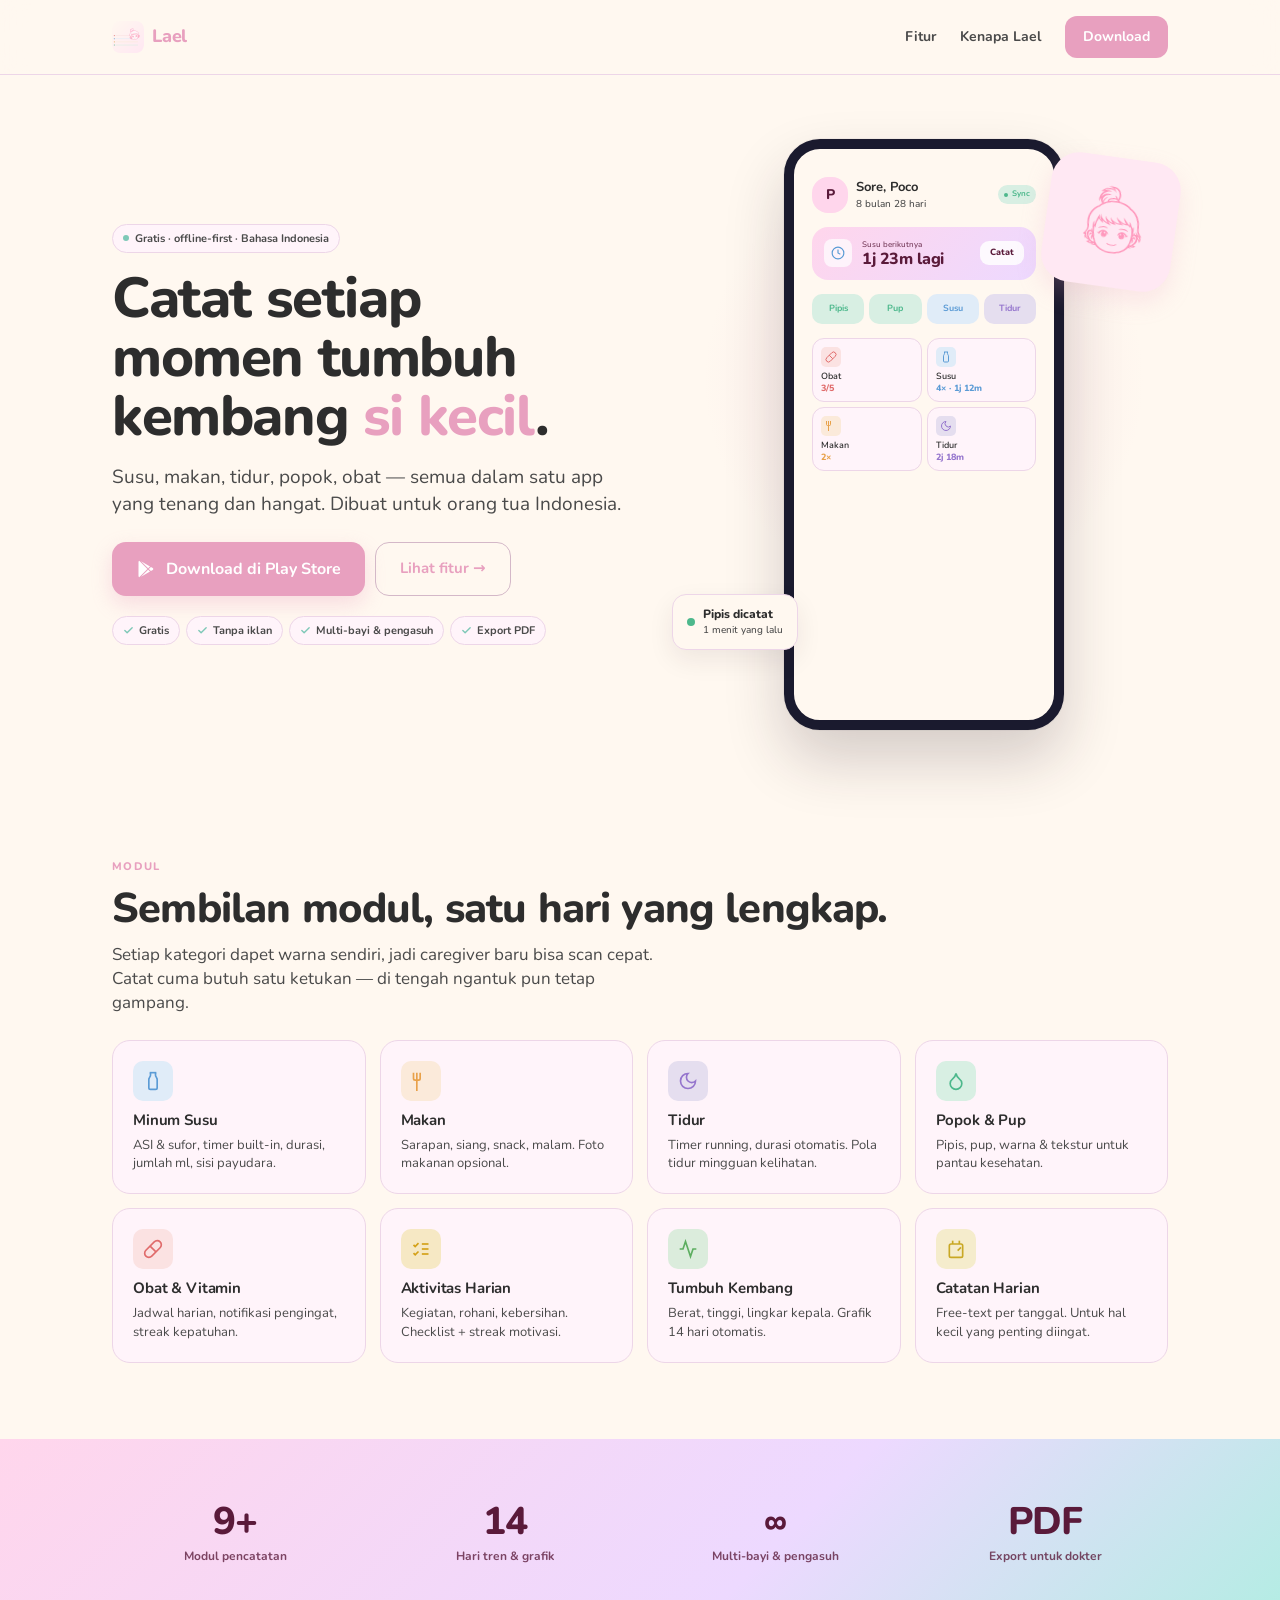
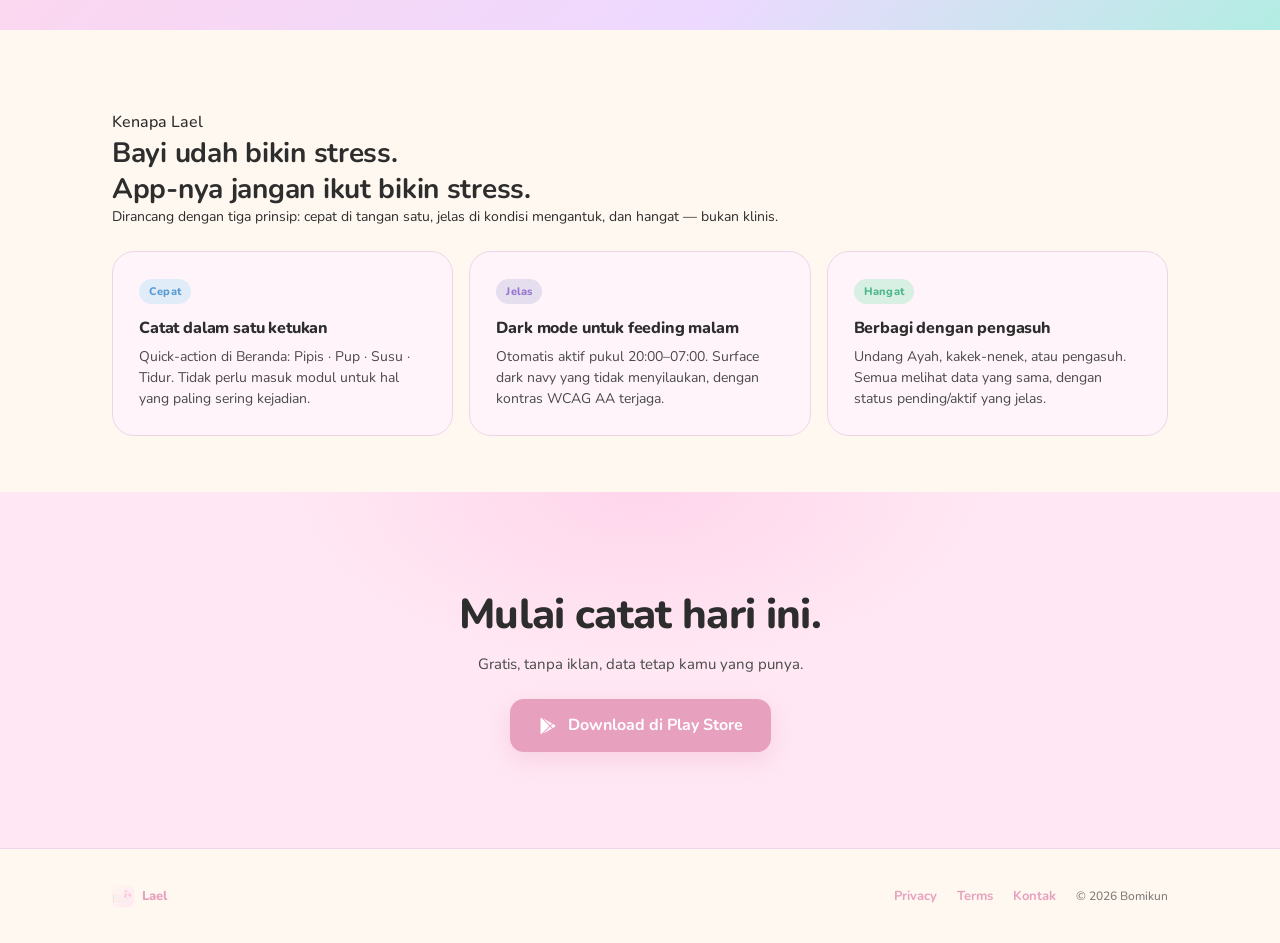
<file: index.html>
<!doctype html>
<html lang="id">
<head>
<meta charset="UTF-8">
<meta name="viewport" content="width=device-width, initial-scale=1, viewport-fit=cover">
<title>Lael — Catat aktivitas harian si kecil</title>
<meta name="description" content="Catat susu, makan, tidur, popok, obat & tumbuh kembang bayi dalam satu app yang tenang dan hangat. Gratis untuk orang tua Indonesia.">
<meta name="theme-color" content="#FFF8F0">

<!-- WhatsApp / OG share -->
<meta property="og:title" content="Lael — Little Angel's Everyday Log">
<meta property="og:description" content="Catat susu, makan, tidur, popok, obat & tumbuh kembang bayi. Gratis & offline-first.">
<meta property="og:type" content="website">
<meta property="og:url" content="https://lael.bomikun.com">
<meta property="og:image" content="/icon.png">

<link rel="icon" type="image/png" href="/icon.png">
<link rel="stylesheet" href="/colors_and_type.css">

<style>
  /* ─── reset + foundations (mobile-first) ─────────────────── */
  *, *::before, *::after { margin: 0; padding: 0; box-sizing: border-box; }
  html { -webkit-text-size-adjust: 100%; scroll-behavior: smooth; }
  body {
    background: var(--surface);
    color: var(--fg);
    font-family: var(--font-sans);
    font-weight: 500;
    line-height: 1.55;
    -webkit-font-smoothing: antialiased;
    overflow-x: hidden;
  }
  a { color: inherit; text-decoration: none; }
  img { max-width: 100%; display: block; }
  button { font: inherit; cursor: pointer; border: 0; background: transparent; }

  /* container — full bleed on mobile, capped from tablet up */
  .wrap { padding-left: 20px; padding-right: 20px; max-width: 1120px; margin: 0 auto; }

  /* ─── nav ───────────────────────────────────────────────── */
  nav.top {
    position: sticky; top: 0; z-index: 50;
    background: rgba(255, 248, 240, 0.88);
    -webkit-backdrop-filter: blur(14px); backdrop-filter: blur(14px);
    border-bottom: 1px solid var(--outline-variant);
  }
  nav.top .wrap {
    display: flex; align-items: center; gap: 12px;
    padding-top: 12px; padding-bottom: 12px;
  }
  nav.top .logo { display: flex; align-items: center; gap: 8px; }
  nav.top .logo img { width: 28px; height: 28px; border-radius: 7px; }
  nav.top .logo span {
    font-weight: 800; color: var(--primary);
    font-size: 17px; letter-spacing: -0.01em;
  }
  nav.top .spacer { flex: 1; }
  nav.top a.link { display: none; }
  nav.top a.cta {
    background: var(--primary); color: #fff;
    padding: 9px 14px; border-radius: 10px;
    font-size: 13px; font-weight: 700;
    white-space: nowrap;
    transition: transform 0.15s var(--ease-standard);
  }
  nav.top a.cta:active { transform: scale(0.96); }

  /* ─── hero (mobile) ─────────────────────────────────────── */
  .hero {
    padding-top: 28px; padding-bottom: 8px;
    position: relative;
  }
  .hero .copy { position: relative; z-index: 2; }
  .hero .eyebrow {
    display: inline-flex; align-items: center; gap: 6px;
    padding: 5px 10px;
    background: var(--surface-low);
    border: 1px solid var(--outline-variant);
    border-radius: 999px;
    font-size: 11px; font-weight: 700;
    color: var(--fg-muted);
    margin-bottom: 16px;
  }
  .hero .eyebrow .dot {
    width: 6px; height: 6px; border-radius: 3px; background: var(--tertiary);
  }
  .hero h1 {
    font-size: clamp(2rem, 8.5vw, 2.6rem);
    line-height: 1.05; letter-spacing: -0.025em;
    font-weight: 800; color: var(--fg);
    text-wrap: balance;
  }
  .hero h1 .accent { color: var(--primary); }
  .hero .tagline {
    margin-top: 14px;
    font-size: 16px;
    color: var(--fg-muted);
    max-width: 28em;
  }
  .hero .ctas {
    display: flex; flex-direction: column; gap: 10px;
    margin-top: 24px;
  }
  .hero .cta-primary {
    background: var(--primary); color: #fff;
    padding: 14px 22px; border-radius: 14px;
    font-size: 16px; font-weight: 700;
    box-shadow: 0 8px 20px rgba(232, 160, 191, 0.32);
    display: inline-flex; align-items: center; justify-content: center; gap: 10px;
    min-height: 52px;
    transition: transform 0.15s var(--ease-standard);
  }
  .hero .cta-primary:active { transform: scale(0.98); }
  .hero .cta-secondary {
    color: var(--primary);
    padding: 13px 22px;
    font-size: 15px; font-weight: 700;
    border: 1px solid var(--outline);
    border-radius: 14px;
    display: inline-flex; align-items: center; justify-content: center; gap: 6px;
    min-height: 52px;
  }
  .hero .trust {
    margin-top: 20px;
    display: flex; flex-wrap: wrap; gap: 6px;
  }
  .hero .trust span {
    font-size: 11px; font-weight: 700;
    padding: 5px 10px; border-radius: 999px;
    background: var(--surface-low); color: var(--fg-muted);
    border: 1px solid var(--outline-variant);
    display: inline-flex; align-items: center; gap: 5px;
  }
  .hero .trust span svg { color: var(--tertiary); }

  /* hero art */
  .hero-art {
    margin-top: 36px;
    position: relative;
    display: flex; justify-content: center; align-items: flex-end;
    min-height: 380px;
  }
  .hero-art::before {
    content: ''; position: absolute;
    width: 320px; height: 320px;
    background: radial-gradient(circle, rgba(232,160,191,0.22) 0%, transparent 65%);
    z-index: 0;
    top: 0; left: 50%; transform: translateX(-50%);
  }
  .device {
    position: relative; z-index: 1;
    width: 240px; aspect-ratio: 9 / 19;
    background: var(--surface);
    border-radius: 32px;
    border: 8px solid #1a1a2e;
    box-shadow: 0 30px 60px rgba(45, 30, 40, 0.20),
                0 0 0 1px rgba(0,0,0,0.04);
    overflow: hidden;
  }
  .device .screen {
    width: 100%; height: 100%;
    padding: 24px 14px 14px;
    display: flex; flex-direction: column; gap: 11px;
    box-sizing: border-box;
  }
  .baby-hd { display: flex; align-items: center; gap: 8px; }
  .baby-hd .av {
    width: 32px; height: 32px; border-radius: 16px;
    background: var(--primary-container); color: var(--on-primary-container);
    display: flex; align-items: center; justify-content: center;
    font-weight: 800; font-size: 13px;
  }
  .baby-hd .nm { font-size: 12px; font-weight: 700; }
  .baby-hd .ag { font-size: 9px; color: var(--fg-muted); }
  .baby-hd .sync {
    margin-left: auto;
    display: flex; align-items: center; gap: 4px;
    background: var(--m-diaper-soft); color: var(--m-diaper);
    padding: 3px 6px; border-radius: 999px;
    font-size: 8px; font-weight: 700;
  }
  .baby-hd .sync .d { width: 4px; height: 4px; border-radius: 2px; background: currentColor; }
  .next {
    background: linear-gradient(135deg, var(--primary-container) 0%, var(--secondary-container) 100%);
    border-radius: 14px; padding: 10px;
    display: flex; align-items: center; gap: 9px;
  }
  .next .clk {
    width: 26px; height: 26px; border-radius: 8px;
    background: rgba(255,255,255,0.7);
    display: flex; align-items: center; justify-content: center;
    color: var(--m-milk); flex-shrink: 0;
  }
  .next .nx { font-size: 8px; color: var(--on-primary-container); opacity: 0.85; }
  .next .nv {
    font-size: 14px; font-weight: 800;
    color: var(--on-primary-container);
    letter-spacing: -0.01em; white-space: nowrap; line-height: 1.05;
  }
  .next .ct {
    margin-left: auto;
    background: rgba(255,255,255,0.85); color: var(--on-primary-container);
    padding: 5px 10px; border-radius: 9px;
    font-size: 9px; font-weight: 800;
  }
  .qa { display: flex; gap: 5px; }
  .qa span {
    flex: 1; padding: 7px 0; text-align: center;
    border-radius: 9px; font-size: 9px; font-weight: 700;
  }
  .qa span:nth-child(1), .qa span:nth-child(2) {
    background: var(--m-diaper-soft); color: var(--m-diaper);
  }
  .qa span:nth-child(3) { background: var(--m-milk-soft); color: var(--m-milk); }
  .qa span:nth-child(4) { background: var(--m-sleep-soft); color: var(--m-sleep); }
  .grid2 { display: grid; grid-template-columns: 1fr 1fr; gap: 5px; }
  .gtile {
    background: var(--surface-low);
    border: 1px solid var(--outline-variant);
    border-radius: 11px;
    padding: 7px 8px;
    height: 58px;
    display: flex; flex-direction: column; justify-content: space-between;
  }
  .gtile .ico {
    width: 18px; height: 18px; border-radius: 5px;
    display: flex; align-items: center; justify-content: center;
  }
  .gtile .ttl { font-size: 8px; font-weight: 600; color: var(--fg); }
  .gtile .vl { font-size: 9px; font-weight: 800; line-height: 1; }
  .gtile.m-pill .ico { background: var(--m-medicine-soft); color: var(--m-medicine); }
  .gtile.m-pill .vl { color: var(--m-medicine); }
  .gtile.m-milk .ico { background: var(--m-milk-soft); color: var(--m-milk); }
  .gtile.m-milk .vl { color: var(--m-milk); }
  .gtile.m-meal .ico { background: var(--m-meal-soft); color: var(--m-meal); }
  .gtile.m-meal .vl { color: var(--m-meal); }
  .gtile.m-sleep .ico { background: var(--m-sleep-soft); color: var(--m-sleep); }
  .gtile.m-sleep .vl { color: var(--m-sleep); }

  /* floating toast — sits in the rendered flow on mobile, absolute on desktop */
  .toast {
    position: absolute; z-index: 2;
    left: 10px; bottom: 14px;
    background: var(--surface);
    border: 1px solid var(--outline-variant);
    border-radius: 14px;
    padding: 9px 12px;
    display: flex; align-items: center; gap: 8px;
    box-shadow: 0 10px 26px rgba(45, 30, 40, 0.08);
  }
  .toast .dot {
    width: 8px; height: 8px; border-radius: 4px; background: var(--m-diaper);
  }
  .toast .t1 { font-size: 11px; font-weight: 800; }
  .toast .t2 { font-size: 9px; color: var(--fg-muted); }

  .mascot {
    position: absolute; z-index: 2;
    right: 8px; top: 8px;
    width: 88px; height: 88px;
    background: var(--surface-high);
    border-radius: 22px;
    display: flex; align-items: center; justify-content: center;
    transform: rotate(6deg);
    box-shadow: 0 10px 24px rgba(232, 160, 191, 0.22);
  }
  .mascot img { width: 74px; height: 74px; object-fit: contain; }

  /* ─── section common ────────────────────────────────────── */
  .section {
    padding-top: 56px; padding-bottom: 24px;
  }
  .section .eyebrow {
    font-size: 11px; font-weight: 800;
    color: var(--primary); letter-spacing: 0.12em;
    text-transform: uppercase; margin-bottom: 10px;
  }
  .section h2 {
    font-size: clamp(1.6rem, 6.5vw, 2.4rem);
    font-weight: 800; letter-spacing: -0.02em;
    line-height: 1.15; text-wrap: balance;
  }
  .section .lede {
    color: var(--fg-muted); font-size: 15px;
    margin-top: 10px; max-width: 32em;
  }

  /* module grid — 2 cols on mobile, 4 on desktop */
  .modgrid {
    margin-top: 24px;
    display: grid; grid-template-columns: 1fr 1fr; gap: 10px;
  }
  .modcard {
    background: var(--surface-low);
    border: 1px solid var(--outline-variant);
    border-radius: 18px;
    padding: 14px;
    display: flex; flex-direction: column; gap: 6px;
    transition: transform 0.2s var(--ease-standard), border-color 0.2s;
  }
  .modcard:hover { transform: translateY(-2px); border-color: var(--outline); }
  .modcard .micon {
    width: 36px; height: 36px; border-radius: 10px;
    display: flex; align-items: center; justify-content: center;
    margin-bottom: 4px;
  }
  .modcard .micon svg { width: 18px; height: 18px; }
  .modcard h3 {
    font-size: 14px; font-weight: 700; letter-spacing: -0.01em;
  }
  .modcard p {
    font-size: 12.5px; color: var(--fg-muted); line-height: 1.45;
  }

  /* ─── stats band ────────────────────────────────────────── */
  .band {
    background: linear-gradient(135deg, var(--primary-container) 0%, var(--secondary-container) 60%, var(--tertiary-container) 100%);
    padding: 36px 0; margin-top: 28px;
  }
  .band .wrap {
    display: grid; grid-template-columns: 1fr 1fr; gap: 20px;
  }
  .band .stat { text-align: center; }
  .band .stat .num {
    font-size: clamp(1.8rem, 8vw, 2.4rem);
    font-weight: 800; letter-spacing: -0.02em;
    color: var(--on-primary-container);
    line-height: 1;
  }
  .band .stat .lbl {
    font-size: 12px; color: var(--on-primary-container);
    opacity: 0.78; margin-top: 6px; font-weight: 700;
  }

  /* ─── why section ───────────────────────────────────────── */
  .why { padding-top: 52px; padding-bottom: 32px; }
  .whygrid {
    display: grid; grid-template-columns: 1fr; gap: 12px;
    margin-top: 24px;
  }
  .whycell {
    background: var(--surface-low);
    border: 1px solid var(--outline-variant);
    border-radius: 20px;
    padding: 18px;
  }
  .whycell .badge {
    display: inline-flex; align-items: center; gap: 5px;
    padding: 4px 10px; border-radius: 999px;
    font-size: 11px; font-weight: 800;
    margin-bottom: 12px;
    letter-spacing: 0.02em;
  }
  .whycell h4 {
    font-size: 16px; font-weight: 800;
    margin-bottom: 6px; letter-spacing: -0.01em;
  }
  .whycell p {
    font-size: 14px; color: var(--fg-muted); line-height: 1.5;
  }

  /* ─── final CTA ─────────────────────────────────────────── */
  .final {
    padding: 64px 20px 80px;
    text-align: center;
    background:
      radial-gradient(600px 300px at 50% 0%, var(--primary-container) 0%, transparent 60%),
      var(--surface-high);
    margin-top: 16px;
  }
  .final h2 {
    font-size: clamp(1.6rem, 6.5vw, 2.4rem);
    font-weight: 800; letter-spacing: -0.02em;
    text-wrap: balance;
  }
  .final .lede {
    color: var(--fg-muted);
    margin: 12px auto 24px;
    max-width: 24em; font-size: 15px;
  }
  .final .cta-primary {
    background: var(--primary); color: #fff;
    padding: 14px 28px; border-radius: 14px;
    font-size: 16px; font-weight: 700;
    box-shadow: 0 8px 24px rgba(232, 160, 191, 0.32);
    display: inline-flex; align-items: center; gap: 10px;
    min-height: 52px;
  }

  /* ─── footer ────────────────────────────────────────────── */
  footer {
    padding: 28px 0 96px;
    border-top: 1px solid var(--outline-variant);
  }
  footer .wrap {
    display: flex; flex-direction: column; gap: 14px;
    font-size: 13px; color: var(--fg-muted);
  }
  footer .logo { display: flex; align-items: center; gap: 8px; }
  footer .logo img { width: 22px; height: 22px; border-radius: 6px; }
  footer .logo span { font-weight: 800; color: var(--primary); }
  footer .row {
    display: flex; flex-wrap: wrap; gap: 16px 20px;
    align-items: center;
  }
  footer a { color: var(--primary); font-weight: 700; }
  footer .spc { flex: 1; }
  footer small { font-size: 12px; opacity: 0.7; }

  /* ─── sticky bottom CTA (mobile only) ───────────────────── */
  .sticky-cta {
    position: fixed; left: 12px; right: 12px;
    bottom: calc(12px + env(safe-area-inset-bottom));
    z-index: 40;
    background: var(--primary); color: #fff;
    padding: 14px 20px; border-radius: 14px;
    font-size: 15px; font-weight: 700;
    box-shadow: 0 10px 28px rgba(232, 160, 191, 0.45),
                0 0 0 1px rgba(255,255,255,0.4) inset;
    display: flex; align-items: center; justify-content: center; gap: 10px;
    transform: translateY(120%);
    transition: transform 0.3s var(--ease-decel);
    min-height: 52px;
  }
  .sticky-cta.show { transform: translateY(0); }

  /* ─── tablet & up ───────────────────────────────────────── */
  @media (min-width: 640px) {
    .wrap { padding-left: 32px; padding-right: 32px; }

    nav.top .wrap { padding-top: 16px; padding-bottom: 16px; gap: 24px; }
    nav.top .logo img { width: 32px; height: 32px; border-radius: 8px; }
    nav.top .logo span { font-size: 18px; }
    nav.top a.link {
      display: inline-block;
      font-size: 14px; font-weight: 700; color: var(--fg-muted);
    }
    nav.top a.cta { padding: 10px 18px; font-size: 14px; border-radius: 12px; }

    .hero { padding-top: 48px; }
    .hero .ctas { flex-direction: row; }
    .hero .cta-primary, .hero .cta-secondary { padding: 14px 24px; }

    .modgrid { grid-template-columns: repeat(3, 1fr); gap: 14px; }
    .modcard { padding: 18px; }
    .modcard .micon { width: 40px; height: 40px; }
    .modcard .micon svg { width: 20px; height: 20px; }

    .band .wrap { grid-template-columns: repeat(4, 1fr); gap: 24px; }
    .whygrid { grid-template-columns: 1fr 1fr; gap: 16px; }
    .whycell { padding: 22px; }

    footer .wrap { flex-direction: row; align-items: center; }

    /* hide sticky on tablet+ — nav CTA is visible */
    .sticky-cta { display: none; }
  }

  /* ─── desktop ───────────────────────────────────────────── */
  @media (min-width: 960px) {
    .wrap { padding-left: 32px; padding-right: 32px; }

    .hero {
      padding-top: 64px; padding-bottom: 48px;
      display: grid; grid-template-columns: 1.05fr 1fr;
      gap: 56px; align-items: center;
    }
    .hero h1 { font-size: clamp(2.6rem, 4.4vw, 4rem); }
    .hero .tagline { font-size: 19px; margin-top: 18px; }
    .hero-art { margin-top: 0; min-height: 540px; }
    .hero-art::before { width: 480px; height: 480px; }
    .device {
      width: 280px;
      border-width: 10px; border-radius: 36px;
    }
    .device .screen { padding: 28px 18px 18px; gap: 14px; }
    .baby-hd .av { width: 36px; height: 36px; font-size: 14px; }
    .baby-hd .nm { font-size: 13px; }
    .baby-hd .ag { font-size: 10px; }
    .next { padding: 12px; border-radius: 16px; gap: 10px; }
    .next .clk { width: 28px; height: 28px; }
    .next .nv { font-size: 16px; }
    .qa span { padding: 8px 0; font-size: 9px; border-radius: 10px; }
    .gtile { padding: 8px; height: 64px; border-radius: 12px; }
    .gtile .ico { width: 20px; height: 20px; }
    .gtile .ttl { font-size: 9px; }
    .gtile .vl { font-size: 9px; }

    .mascot {
      width: 130px; height: 130px;
      right: -8px; top: 18px;
      border-radius: 28px;
      transform: rotate(8deg);
    }
    .mascot img { width: 110px; height: 110px; }
    .toast { left: -8px; bottom: 80px; padding: 10px 14px; }
    .toast .t1 { font-size: 12px; }
    .toast .t2 { font-size: 10px; }

    .section { padding-top: 80px; padding-bottom: 40px; }
    .section h2 { font-size: clamp(2rem, 3.6vw, 2.6rem); }
    .section .lede { font-size: 17px; }
    .modgrid { grid-template-columns: repeat(4, 1fr); gap: 14px; }
    .modcard { padding: 20px; }
    .modcard h3 { font-size: 15px; }
    .modcard p { font-size: 13px; }

    .band { padding: 64px 0; margin-top: 36px; }

    .why { padding-top: 80px; padding-bottom: 40px; }
    .whygrid { grid-template-columns: repeat(3, 1fr); }
    .whycell { padding: 26px; border-radius: 22px; }

    .final { padding: 96px 24px; }
    .final h2 { font-size: clamp(2rem, 3.6vw, 2.6rem); }

    footer { padding: 36px 0; }
  }
</style>
</head>
<body>

<nav class="top">
  <div class="wrap">
    <a href="/" class="logo">
      <img src="/icon.png" alt="">
      <span>Lael</span>
    </a>
    <div class="spacer"></div>
    <a href="#fitur" class="link">Fitur</a>
    <a href="#kenapa" class="link">Kenapa Lael</a>
    <a href="https://play.google.com/store/apps/details?id=com.bomikun.lael" class="cta">Download</a>
  </div>
</nav>

<section class="hero wrap">
  <div class="copy">
    <span class="eyebrow"><span class="dot"></span> Gratis · offline-first · Bahasa Indonesia</span>
    <h1>Catat setiap momen tumbuh kembang <span class="accent">si kecil</span>.</h1>
    <p class="tagline">Susu, makan, tidur, popok, obat — semua dalam satu app yang tenang dan hangat. Dibuat untuk orang tua Indonesia.</p>
    <div class="ctas">
      <a href="https://play.google.com/store/apps/details?id=com.bomikun.lael" class="cta-primary">
        <svg width="20" height="20" viewBox="0 0 24 24" fill="currentColor"><path d="M3,20.5V3.5C3,2.91 3.34,2.39 3.84,2.15L13.69,12L3.84,21.85C3.34,21.61 3,21.09 3,20.5M16.81,15.12L6.05,21.34L14.54,12.85L16.81,15.12M20.16,10.81C20.5,11.08 20.75,11.5 20.75,12C20.75,12.5 20.5,12.92 20.16,13.19L17.89,14.5L15.39,12L17.89,9.5L20.16,10.81M6.05,2.66L16.81,8.88L14.54,11.15L6.05,2.66Z"/></svg>
        Download di Play Store
      </a>
      <a href="#fitur" class="cta-secondary">Lihat fitur →</a>
    </div>
    <div class="trust">
      <span><svg width="11" height="11" viewBox="0 0 24 24" fill="none" stroke="currentColor" stroke-width="3" stroke-linecap="round" stroke-linejoin="round"><polyline points="20 6 9 17 4 12"/></svg> Gratis</span>
      <span><svg width="11" height="11" viewBox="0 0 24 24" fill="none" stroke="currentColor" stroke-width="3" stroke-linecap="round" stroke-linejoin="round"><polyline points="20 6 9 17 4 12"/></svg> Tanpa iklan</span>
      <span><svg width="11" height="11" viewBox="0 0 24 24" fill="none" stroke="currentColor" stroke-width="3" stroke-linecap="round" stroke-linejoin="round"><polyline points="20 6 9 17 4 12"/></svg> Multi-bayi &amp; pengasuh</span>
      <span><svg width="11" height="11" viewBox="0 0 24 24" fill="none" stroke="currentColor" stroke-width="3" stroke-linecap="round" stroke-linejoin="round"><polyline points="20 6 9 17 4 12"/></svg> Export PDF</span>
    </div>
  </div>

  <div class="hero-art">
    <div class="device">
      <div class="screen">
        <div class="baby-hd">
          <div class="av">P</div>
          <div>
            <div class="nm">Sore, Poco</div>
            <div class="ag">8 bulan 28 hari</div>
          </div>
          <div class="sync"><span class="d"></span>Sync</div>
        </div>
        <div class="next">
          <div class="clk">
            <svg width="14" height="14" viewBox="0 0 24 24" fill="none" stroke="currentColor" stroke-width="2"><circle cx="12" cy="12" r="10"/><polyline points="12 6 12 12 16 14"/></svg>
          </div>
          <div>
            <div class="nx">Susu berikutnya</div>
            <div class="nv">1j 23m lagi</div>
          </div>
          <div class="ct">Catat</div>
        </div>
        <div class="qa">
          <span>Pipis</span>
          <span>Pup</span>
          <span>Susu</span>
          <span>Tidur</span>
        </div>
        <div class="grid2">
          <div class="gtile m-pill">
            <div class="ico"><svg width="12" height="12" viewBox="0 0 24 24" fill="none" stroke="currentColor" stroke-width="2"><path d="m10.5 20.5 10-10a4.95 4.95 0 1 0-7-7l-10 10a4.95 4.95 0 1 0 7 7Z"/><path d="m8.5 8.5 7 7"/></svg></div>
            <div><div class="ttl">Obat</div><div class="vl">3/5</div></div>
          </div>
          <div class="gtile m-milk">
            <div class="ico"><svg width="12" height="12" viewBox="0 0 24 24" fill="none" stroke="currentColor" stroke-width="2"><path d="M9 2v2.8a4 4 0 0 1-.7 2.2l-.6 1A4 4 0 0 0 7 10.2V20a2 2 0 0 0 2 2h6a2 2 0 0 0 2-2v-9.8a4 4 0 0 0-.7-2.2l-.6-1A4 4 0 0 1 15 4.8V2"/><path d="M8 2h8"/></svg></div>
            <div><div class="ttl">Susu</div><div class="vl">4× · 1j 12m</div></div>
          </div>
          <div class="gtile m-meal">
            <div class="ico"><svg width="12" height="12" viewBox="0 0 24 24" fill="none" stroke="currentColor" stroke-width="2"><path d="M3 2v7c0 1.1.9 2 2 2h4a2 2 0 0 0 2-2V2"/><path d="M7 2v20"/></svg></div>
            <div><div class="ttl">Makan</div><div class="vl">2×</div></div>
          </div>
          <div class="gtile m-sleep">
            <div class="ico"><svg width="12" height="12" viewBox="0 0 24 24" fill="none" stroke="currentColor" stroke-width="2"><path d="M12 3a6 6 0 0 0 9 9 9 9 0 1 1-9-9Z"/></svg></div>
            <div><div class="ttl">Tidur</div><div class="vl">2j 18m</div></div>
          </div>
        </div>
      </div>
    </div>
    <div class="mascot"><img src="/lael-head.png" alt=""></div>
    <div class="toast">
      <div class="dot"></div>
      <div>
        <div class="t1">Pipis dicatat</div>
        <div class="t2">1 menit yang lalu</div>
      </div>
    </div>
  </div>
</section>

<section class="section wrap" id="fitur">
  <div class="eyebrow">Modul</div>
  <h2>Sembilan modul, satu hari yang lengkap.</h2>
  <p class="lede">Setiap kategori dapet warna sendiri, jadi caregiver baru bisa scan cepat. Catat cuma butuh satu ketukan — di tengah ngantuk pun tetap gampang.</p>

  <div class="modgrid">
    <div class="modcard">
      <div class="micon" style="background:var(--m-milk-soft); color:var(--m-milk);">
        <svg viewBox="0 0 24 24" fill="none" stroke="currentColor" stroke-width="2"><path d="M8 2h8"/><path d="M9 2v2.8a4 4 0 0 1-.7 2.2l-.6 1A4 4 0 0 0 7 10.2V20a2 2 0 0 0 2 2h6a2 2 0 0 0 2-2v-9.8a4 4 0 0 0-.7-2.2l-.6-1A4 4 0 0 1 15 4.8V2"/></svg>
      </div>
      <h3>Minum Susu</h3>
      <p>ASI &amp; sufor, timer built-in, durasi, jumlah ml, sisi payudara.</p>
    </div>
    <div class="modcard">
      <div class="micon" style="background:var(--m-meal-soft); color:var(--m-meal);">
        <svg viewBox="0 0 24 24" fill="none" stroke="currentColor" stroke-width="2"><path d="M3 2v7c0 1.1.9 2 2 2h4a2 2 0 0 0 2-2V2"/><path d="M7 2v22"/></svg>
      </div>
      <h3>Makan</h3>
      <p>Sarapan, siang, snack, malam. Foto makanan opsional.</p>
    </div>
    <div class="modcard">
      <div class="micon" style="background:var(--m-sleep-soft); color:var(--m-sleep);">
        <svg viewBox="0 0 24 24" fill="none" stroke="currentColor" stroke-width="2"><path d="M12 3a6 6 0 0 0 9 9 9 9 0 1 1-9-9Z"/></svg>
      </div>
      <h3>Tidur</h3>
      <p>Timer running, durasi otomatis. Pola tidur mingguan kelihatan.</p>
    </div>
    <div class="modcard">
      <div class="micon" style="background:var(--m-diaper-soft); color:var(--m-diaper);">
        <svg viewBox="0 0 24 24" fill="none" stroke="currentColor" stroke-width="2"><path d="M12 22a7 7 0 0 0 7-7c0-2-1-3.9-3-5.5s-3.5-4-4-6.5c-.5 2.5-2 4.9-4 6.5C6 11.1 5 13 5 15a7 7 0 0 0 7 7z"/></svg>
      </div>
      <h3>Popok &amp; Pup</h3>
      <p>Pipis, pup, warna &amp; tekstur untuk pantau kesehatan.</p>
    </div>
    <div class="modcard">
      <div class="micon" style="background:var(--m-medicine-soft); color:var(--m-medicine);">
        <svg viewBox="0 0 24 24" fill="none" stroke="currentColor" stroke-width="2"><path d="m10.5 20.5 10-10a4.95 4.95 0 1 0-7-7l-10 10a4.95 4.95 0 1 0 7 7Z"/><path d="m8.5 8.5 7 7"/></svg>
      </div>
      <h3>Obat &amp; Vitamin</h3>
      <p>Jadwal harian, notifikasi pengingat, streak kepatuhan.</p>
    </div>
    <div class="modcard">
      <div class="micon" style="background:var(--m-activity-soft); color:var(--m-activity);">
        <svg viewBox="0 0 24 24" fill="none" stroke="currentColor" stroke-width="2"><path d="m3 17 2 2 4-4"/><path d="m3 7 2 2 4-4"/><path d="M13 6h8"/><path d="M13 12h8"/><path d="M13 18h8"/></svg>
      </div>
      <h3>Aktivitas Harian</h3>
      <p>Kegiatan, rohani, kebersihan. Checklist + streak motivasi.</p>
    </div>
    <div class="modcard">
      <div class="micon" style="background:var(--m-growth-soft); color:var(--m-growth);">
        <svg viewBox="0 0 24 24" fill="none" stroke="currentColor" stroke-width="2"><polyline points="22 12 18 12 15 21 9 3 6 12 2 12"/></svg>
      </div>
      <h3>Tumbuh Kembang</h3>
      <p>Berat, tinggi, lingkar kepala. Grafik 14 hari otomatis.</p>
    </div>
    <div class="modcard">
      <div class="micon" style="background:var(--m-note-soft); color:var(--m-note);">
        <svg viewBox="0 0 24 24" fill="none" stroke="currentColor" stroke-width="2"><path d="M8 2v4"/><path d="M16 2v4"/><rect x="4" y="6" width="16" height="16" rx="2"/><path d="M14 14l4-4"/></svg>
      </div>
      <h3>Catatan Harian</h3>
      <p>Free-text per tanggal. Untuk hal kecil yang penting diingat.</p>
    </div>
  </div>
</section>

<section class="band">
  <div class="wrap">
    <div class="stat">
      <div class="num">9+</div>
      <div class="lbl">Modul pencatatan</div>
    </div>
    <div class="stat">
      <div class="num">14</div>
      <div class="lbl">Hari tren &amp; grafik</div>
    </div>
    <div class="stat">
      <div class="num">∞</div>
      <div class="lbl">Multi-bayi &amp; pengasuh</div>
    </div>
    <div class="stat">
      <div class="num">PDF</div>
      <div class="lbl">Export untuk dokter</div>
    </div>
  </div>
</section>

<section class="why wrap" id="kenapa">
  <div class="eyebrow">Kenapa Lael</div>
  <h2>Bayi udah bikin stress.<br>App-nya jangan ikut bikin stress.</h2>
  <p class="lede">Dirancang dengan tiga prinsip: cepat di tangan satu, jelas di kondisi mengantuk, dan hangat — bukan klinis.</p>

  <div class="whygrid">
    <div class="whycell">
      <span class="badge" style="background:var(--m-milk-soft); color:var(--m-milk);">Cepat</span>
      <h4>Catat dalam satu ketukan</h4>
      <p>Quick-action di Beranda: Pipis · Pup · Susu · Tidur. Tidak perlu masuk modul untuk hal yang paling sering kejadian.</p>
    </div>
    <div class="whycell">
      <span class="badge" style="background:var(--m-sleep-soft); color:var(--m-sleep);">Jelas</span>
      <h4>Dark mode untuk feeding malam</h4>
      <p>Otomatis aktif pukul 20:00–07:00. Surface dark navy yang tidak menyilaukan, dengan kontras WCAG AA terjaga.</p>
    </div>
    <div class="whycell">
      <span class="badge" style="background:var(--m-diaper-soft); color:var(--m-diaper);">Hangat</span>
      <h4>Berbagi dengan pengasuh</h4>
      <p>Undang Ayah, kakek-nenek, atau pengasuh. Semua melihat data yang sama, dengan status pending/aktif yang jelas.</p>
    </div>
  </div>
</section>

<section class="final">
  <h2>Mulai catat hari ini.</h2>
  <p class="lede">Gratis, tanpa iklan, data tetap kamu yang punya.</p>
  <a href="https://play.google.com/store/apps/details?id=com.bomikun.lael" class="cta-primary">
    <svg width="20" height="20" viewBox="0 0 24 24" fill="currentColor"><path d="M3,20.5V3.5C3,2.91 3.34,2.39 3.84,2.15L13.69,12L3.84,21.85C3.34,21.61 3,21.09 3,20.5M16.81,15.12L6.05,21.34L14.54,12.85L16.81,15.12M20.16,10.81C20.5,11.08 20.75,11.5 20.75,12C20.75,12.5 20.5,12.92 20.16,13.19L17.89,14.5L15.39,12L17.89,9.5L20.16,10.81M6.05,2.66L16.81,8.88L14.54,11.15L6.05,2.66Z"/></svg>
    Download di Play Store
  </a>
</section>

<footer>
  <div class="wrap">
    <a href="/" class="logo">
      <img src="/icon.png" alt="">
      <span>Lael</span>
    </a>
    <div class="spc"></div>
    <div class="row">
      <a href="/privacy-policy">Privacy</a>
      <a href="/terms-of-service">Terms</a>
      <a href="mailto:support@bomikun.com">Kontak</a>
      <small>© 2026 Bomikun</small>
    </div>
  </div>
</footer>

<!-- sticky bottom CTA (mobile only) -->
<a href="https://play.google.com/store/apps/details?id=com.bomikun.lael" class="sticky-cta" id="stickyCta">
  <svg width="18" height="18" viewBox="0 0 24 24" fill="currentColor"><path d="M3,20.5V3.5C3,2.91 3.34,2.39 3.84,2.15L13.69,12L3.84,21.85C3.34,21.61 3,21.09 3,20.5M16.81,15.12L6.05,21.34L14.54,12.85L16.81,15.12M20.16,10.81C20.5,11.08 20.75,11.5 20.75,12C20.75,12.5 20.5,12.92 20.16,13.19L17.89,14.5L15.39,12L17.89,9.5L20.16,10.81M6.05,2.66L16.81,8.88L14.54,11.15L6.05,2.66Z"/></svg>
  Download Lael di Play Store
</a>

<script>
  // Show sticky CTA after user scrolls past the hero
  (function () {
    const cta = document.getElementById('stickyCta');
    const hero = document.querySelector('.hero');
    if (!cta || !hero) return;
    const io = new IntersectionObserver(
      (entries) => {
        const hidden = entries.some((e) => e.isIntersecting);
        cta.classList.toggle('show', !hidden);
      },
      { threshold: 0, rootMargin: '0px 0px -60% 0px' },
    );
    io.observe(hero);
  })();
</script>

</body>
</html>
</file>
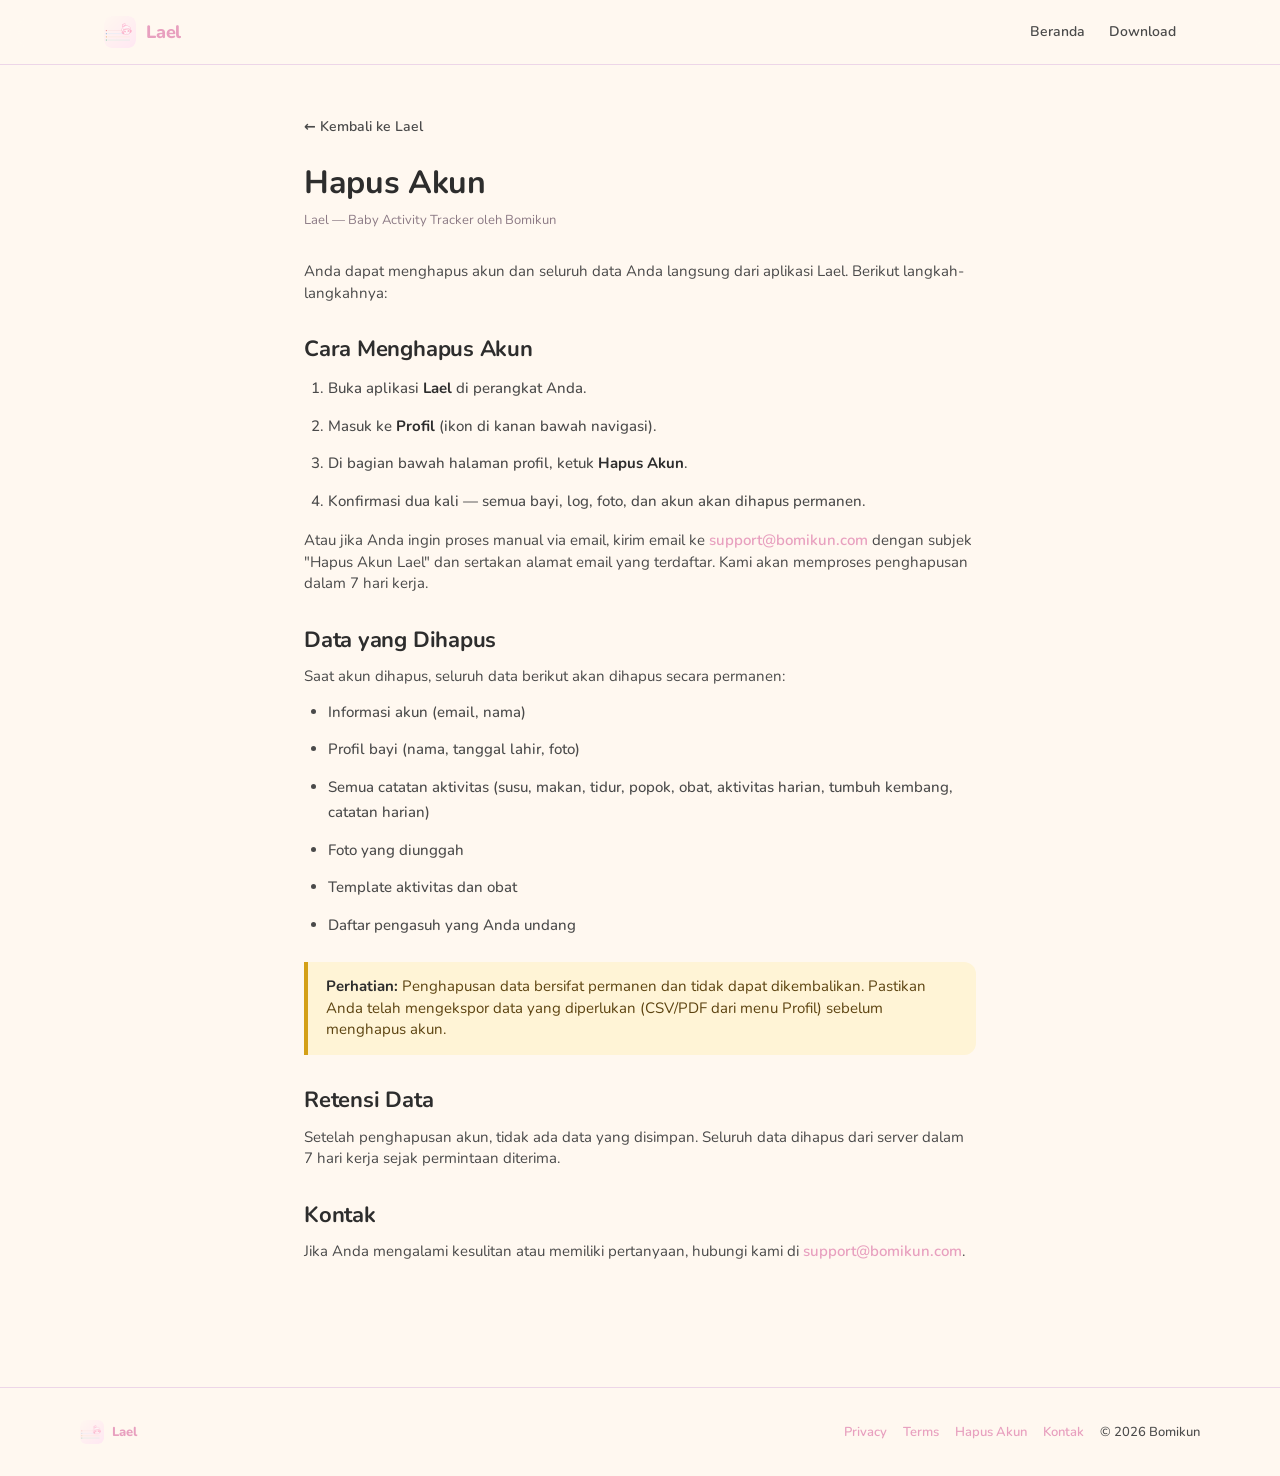
<file: delete-account.html>
<!DOCTYPE html>
<html lang="id">
<head>
  <meta charset="UTF-8">
  <meta name="viewport" content="width=device-width, initial-scale=1.0">
  <title>Hapus Akun — Lael</title>
  <link rel="icon" type="image/png" href="/icon.png">
  <link rel="stylesheet" href="/colors_and_type.css">
  <style>
    * { margin: 0; padding: 0; box-sizing: border-box; }
    html, body {
      background: var(--surface);
      color: var(--fg);
      font-family: var(--font-sans);
      font-weight: 500;
      line-height: 1.7;
    }
    a { color: var(--primary); text-decoration: none; font-weight: 600; }
    a:hover { text-decoration: underline; }

    nav.top {
      position: sticky; top: 0; z-index: 10;
      background: rgba(255,248,240,0.85);
      backdrop-filter: blur(14px);
      border-bottom: 1px solid var(--outline-variant);
    }
    nav.top .wrap { display: flex; align-items: center; gap: 24px; padding: 16px 24px; max-width: 1120px; margin: 0 auto; }
    nav.top .logo { display: flex; align-items: center; gap: 10px; }
    nav.top .logo img { width: 32px; height: 32px; border-radius: 8px; }
    nav.top .logo span { font-weight: 800; color: var(--primary); font-size: 18px; letter-spacing: -0.01em; }
    nav.top .spacer { flex: 1; }
    nav.top a.link { font-size: 14px; font-weight: 600; color: var(--fg-muted); }

    main { max-width: 720px; margin: 0 auto; padding: 48px 24px 64px; }
    .back { display: inline-block; margin-bottom: 24px; font-size: 14px; color: var(--fg-muted); }
    .back:hover { color: var(--primary); }

    h1 { font: var(--t-headline-lg); letter-spacing: -0.01em; margin-bottom: 8px; }
    .updated { color: var(--fg-subtle); font-size: 13px; margin-bottom: 32px; }
    h2 { font: var(--t-title-lg); margin-top: 32px; margin-bottom: 12px; }
    p, li { color: var(--fg-muted); margin-bottom: 12px; font-size: 15px; }
    strong { color: var(--fg); font-weight: 700; }
    ul, ol { padding-left: 24px; margin-bottom: 16px; }

    .warning {
      background: var(--warning-container);
      border-left: 4px solid var(--warning);
      padding: 14px 18px;
      border-radius: 0 12px 12px 0;
      margin: 24px 0;
    }
    .warning p { color: #5c4310; margin: 0; }

    footer { padding: 32px 24px; border-top: 1px solid var(--outline-variant); margin-top: 48px; }
    footer .wrap { max-width: 1120px; margin: 0 auto; display: flex; align-items: center; gap: 16px; flex-wrap: wrap; font-size: 13px; color: var(--fg-muted); }
    footer .spc { flex: 1; }

    @media (max-width: 640px) {
      nav.top .wrap { padding: 12px 24px; gap: 12px; }
      nav.top .logo span { font-size: 16px; }
      nav.top a.link { font-size: 13px; }
      main { padding: 32px 24px 48px; }
      h1 { font-size: 28px; }
      h2 { font-size: 18px; margin-top: 24px; }
      p, li { font-size: 14px; }
      .warning { padding: 12px 14px; margin: 18px 0; }
      footer { padding: 24px 24px 40px; margin-top: 32px; }
      footer .wrap { flex-wrap: wrap; gap: 10px 14px; font-size: 12px; }
      footer .spc { display: none; }
    }
  </style>
</head>
<body>

<nav class="top">
  <div class="wrap">
    <a href="/" class="logo">
      <img src="/icon.png" alt="">
      <span>Lael</span>
    </a>
    <div class="spacer"></div>
    <a href="/" class="link">Beranda</a>
    <a href="https://play.google.com/store/apps/details?id=com.bomikun.lael" class="link">Download</a>
  </div>
</nav>

<main>
  <a href="/" class="back">← Kembali ke Lael</a>
  <h1>Hapus Akun</h1>
  <p class="updated">Lael — Baby Activity Tracker oleh Bomikun</p>

  <p>Anda dapat menghapus akun dan seluruh data Anda langsung dari aplikasi Lael. Berikut langkah-langkahnya:</p>

  <h2>Cara Menghapus Akun</h2>
  <ol>
    <li>Buka aplikasi <strong>Lael</strong> di perangkat Anda.</li>
    <li>Masuk ke <strong>Profil</strong> (ikon di kanan bawah navigasi).</li>
    <li>Di bagian bawah halaman profil, ketuk <strong>Hapus Akun</strong>.</li>
    <li>Konfirmasi dua kali — semua bayi, log, foto, dan akun akan dihapus permanen.</li>
  </ol>

  <p>Atau jika Anda ingin proses manual via email, kirim email ke <a href="mailto:support@bomikun.com">support@bomikun.com</a> dengan subjek "Hapus Akun Lael" dan sertakan alamat email yang terdaftar. Kami akan memproses penghapusan dalam 7 hari kerja.</p>

  <h2>Data yang Dihapus</h2>
  <p>Saat akun dihapus, seluruh data berikut akan dihapus secara permanen:</p>
  <ul>
    <li>Informasi akun (email, nama)</li>
    <li>Profil bayi (nama, tanggal lahir, foto)</li>
    <li>Semua catatan aktivitas (susu, makan, tidur, popok, obat, aktivitas harian, tumbuh kembang, catatan harian)</li>
    <li>Foto yang diunggah</li>
    <li>Template aktivitas dan obat</li>
    <li>Daftar pengasuh yang Anda undang</li>
  </ul>

  <div class="warning">
    <p><strong>Perhatian:</strong> Penghapusan data bersifat permanen dan tidak dapat dikembalikan. Pastikan Anda telah mengekspor data yang diperlukan (CSV/PDF dari menu Profil) sebelum menghapus akun.</p>
  </div>

  <h2>Retensi Data</h2>
  <p>Setelah penghapusan akun, tidak ada data yang disimpan. Seluruh data dihapus dari server dalam 7 hari kerja sejak permintaan diterima.</p>

  <h2>Kontak</h2>
  <p>Jika Anda mengalami kesulitan atau memiliki pertanyaan, hubungi kami di <a href="mailto:support@bomikun.com">support@bomikun.com</a>.</p>
</main>

<footer>
  <div class="wrap">
    <a href="/" style="display:flex; align-items:center; gap:8px;">
      <img src="/icon.png" style="width:24px; height:24px; border-radius:6px;" alt="">
      <span style="font-weight:800; color:var(--primary);">Lael</span>
    </a>
    <span class="spc"></span>
    <a href="/privacy-policy">Privacy</a>
    <a href="/terms-of-service">Terms</a>
    <a href="/delete-account">Hapus Akun</a>
    <a href="mailto:support@bomikun.com">Kontak</a>
    <span>© 2026 Bomikun</span>
  </div>
</footer>

</body>
</html>
</file>
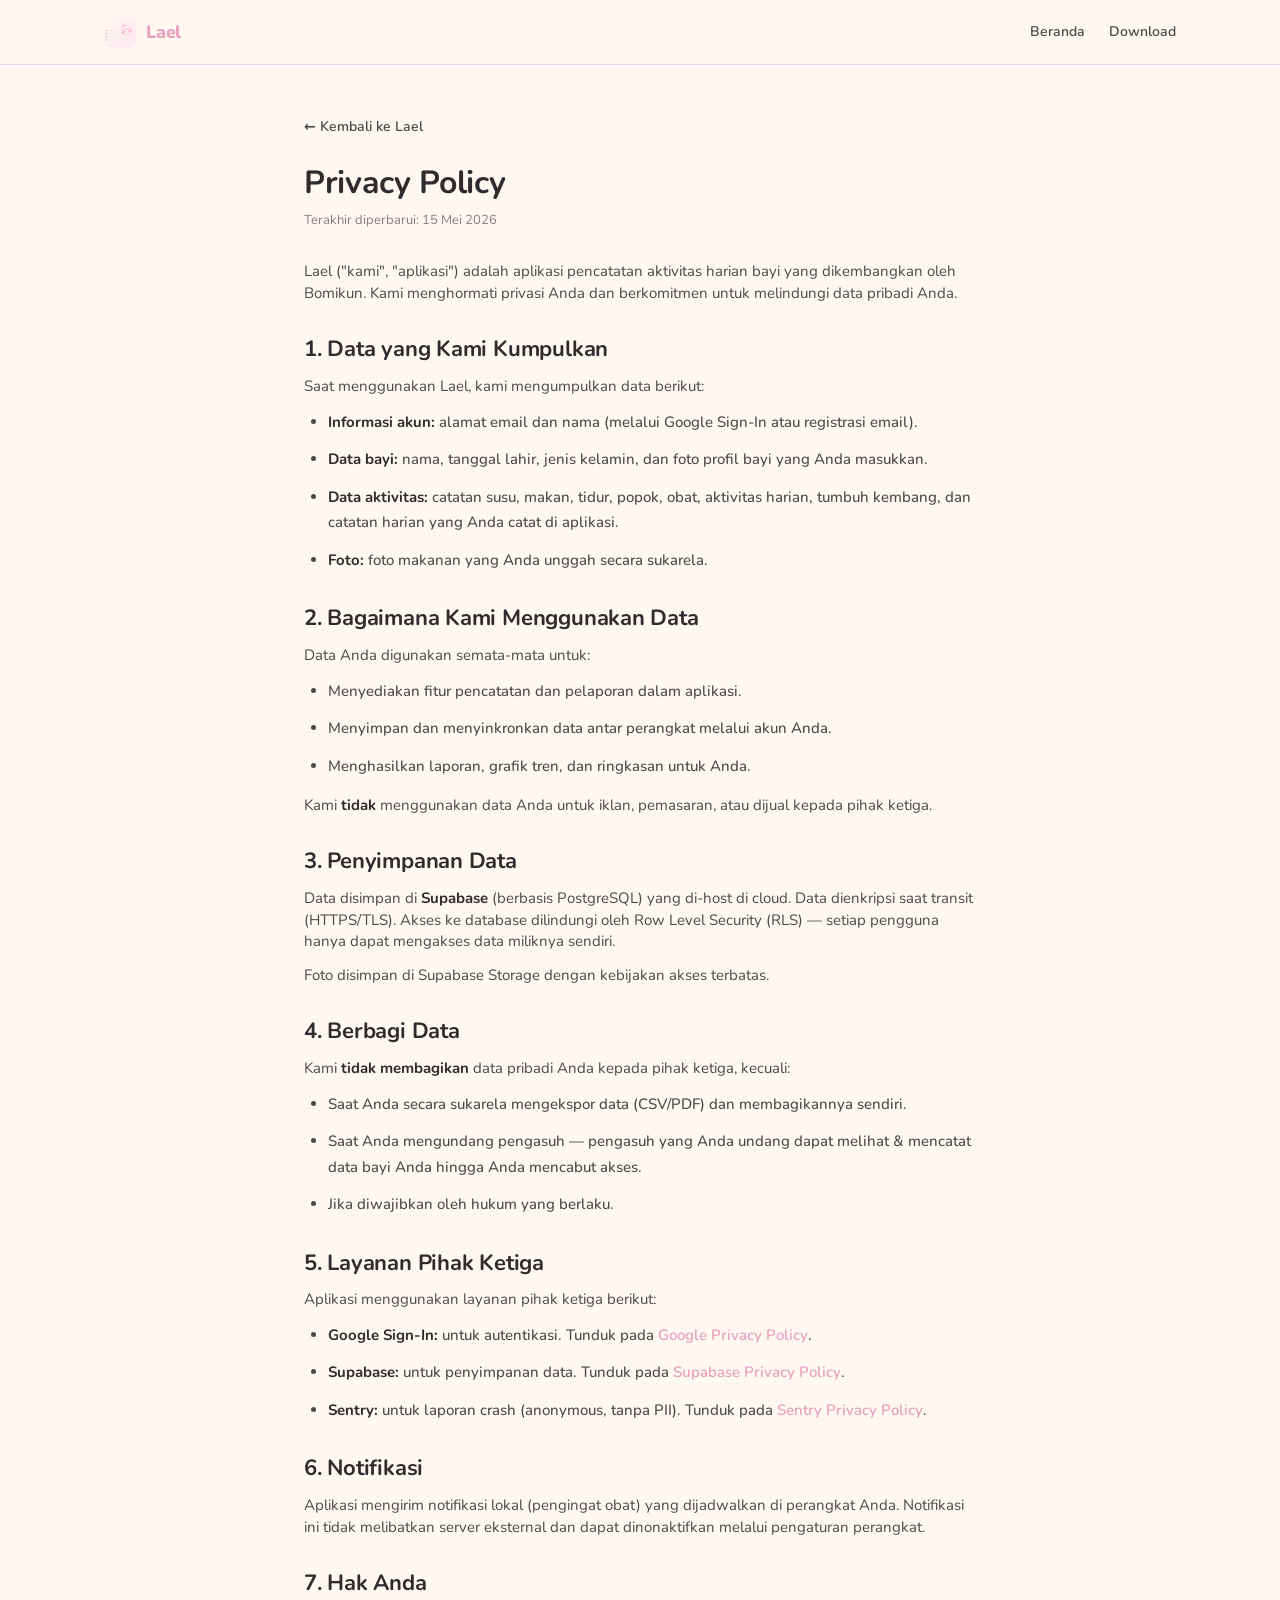
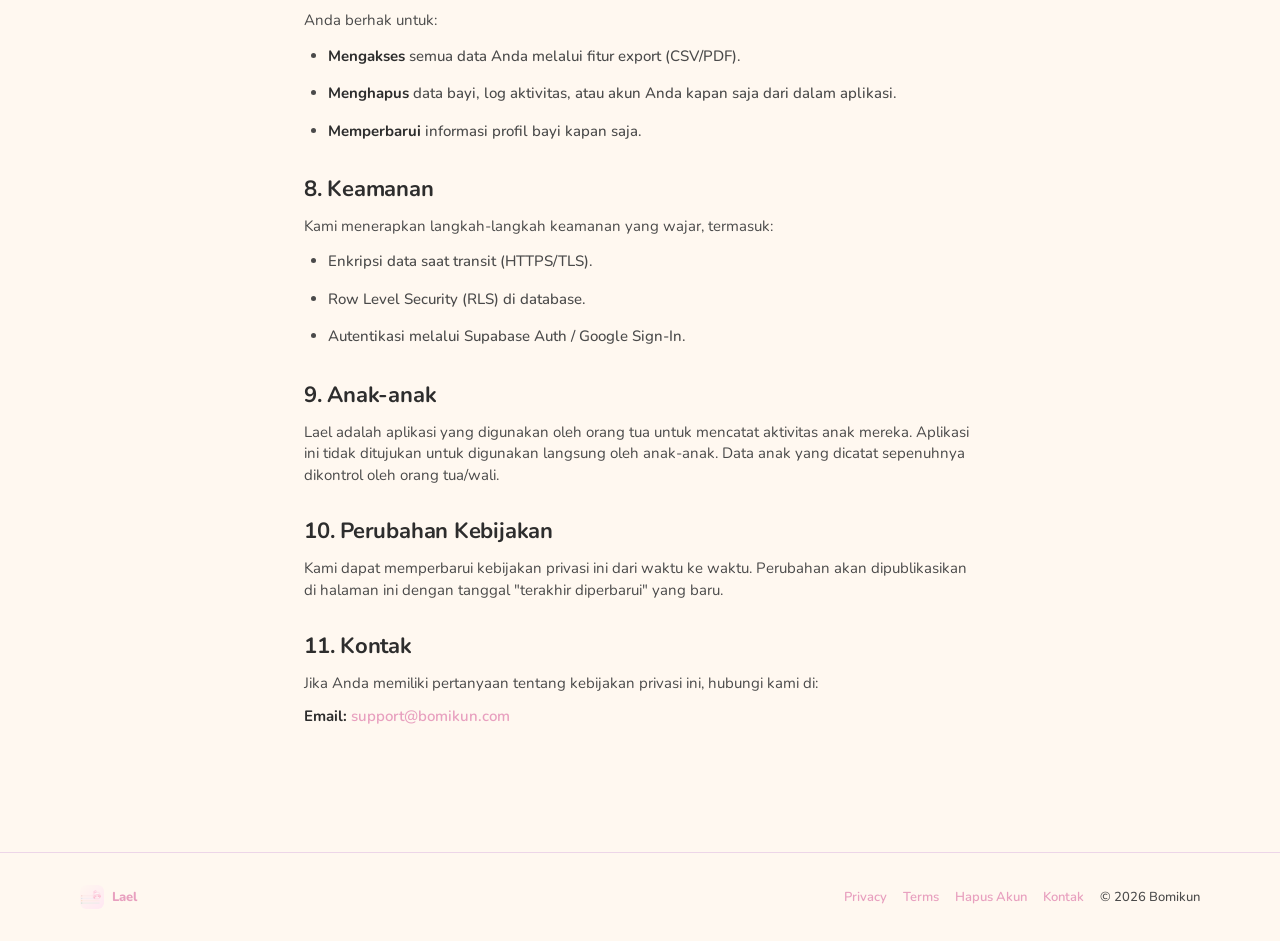
<file: privacy-policy.html>
<!DOCTYPE html>
<html lang="id">
<head>
  <meta charset="UTF-8">
  <meta name="viewport" content="width=device-width, initial-scale=1.0">
  <title>Privacy Policy — Lael</title>
  <link rel="icon" type="image/png" href="/icon.png">
  <link rel="stylesheet" href="/colors_and_type.css">
  <style>
    * { margin: 0; padding: 0; box-sizing: border-box; }
    html, body {
      background: var(--surface);
      color: var(--fg);
      font-family: var(--font-sans);
      font-weight: 500;
      line-height: 1.7;
    }
    a { color: var(--primary); text-decoration: none; font-weight: 600; }
    a:hover { text-decoration: underline; }

    nav.top {
      position: sticky; top: 0; z-index: 10;
      background: rgba(255,248,240,0.85);
      backdrop-filter: blur(14px);
      border-bottom: 1px solid var(--outline-variant);
    }
    nav.top .wrap { display: flex; align-items: center; gap: 24px; padding: 16px 24px; max-width: 1120px; margin: 0 auto; }
    nav.top .logo { display: flex; align-items: center; gap: 10px; }
    nav.top .logo img { width: 32px; height: 32px; border-radius: 8px; }
    nav.top .logo span { font-weight: 800; color: var(--primary); font-size: 18px; letter-spacing: -0.01em; }
    nav.top .spacer { flex: 1; }
    nav.top a.link { font-size: 14px; font-weight: 600; color: var(--fg-muted); }

    main { max-width: 720px; margin: 0 auto; padding: 48px 24px 64px; }
    .back { display: inline-block; margin-bottom: 24px; font-size: 14px; color: var(--fg-muted); }
    .back:hover { color: var(--primary); }

    h1 { font: var(--t-headline-lg); letter-spacing: -0.01em; margin-bottom: 8px; }
    .updated { color: var(--fg-subtle); font-size: 13px; margin-bottom: 32px; }
    h2 { font: var(--t-title-lg); margin-top: 32px; margin-bottom: 12px; }
    p, li { color: var(--fg-muted); margin-bottom: 12px; font-size: 15px; }
    strong { color: var(--fg); font-weight: 700; }
    ul { padding-left: 24px; margin-bottom: 16px; }

    footer { padding: 32px 24px; border-top: 1px solid var(--outline-variant); margin-top: 48px; }
    footer .wrap { max-width: 1120px; margin: 0 auto; display: flex; align-items: center; gap: 16px; flex-wrap: wrap; font-size: 13px; color: var(--fg-muted); }
    footer .spc { flex: 1; }

    @media (max-width: 640px) {
      nav.top .wrap { padding: 12px 24px; gap: 12px; }
      nav.top .logo span { font-size: 16px; }
      nav.top a.link { font-size: 13px; }
      main { padding: 32px 24px 48px; }
      h1 { font-size: 28px; }
      h2 { font-size: 18px; margin-top: 24px; }
      p, li { font-size: 14px; }
      footer { padding: 24px 24px 40px; margin-top: 32px; }
      footer .wrap { flex-wrap: wrap; gap: 10px 14px; font-size: 12px; }
      footer .spc { display: none; }
    }
  </style>
</head>
<body>

<nav class="top">
  <div class="wrap">
    <a href="/" class="logo">
      <img src="/icon.png" alt="">
      <span>Lael</span>
    </a>
    <div class="spacer"></div>
    <a href="/" class="link">Beranda</a>
    <a href="https://play.google.com/store/apps/details?id=com.bomikun.lael" class="link">Download</a>
  </div>
</nav>

<main>
  <a href="/" class="back">← Kembali ke Lael</a>
  <h1>Privacy Policy</h1>
  <p class="updated">Terakhir diperbarui: 15 Mei 2026</p>

  <p>Lael ("kami", "aplikasi") adalah aplikasi pencatatan aktivitas harian bayi yang dikembangkan oleh Bomikun. Kami menghormati privasi Anda dan berkomitmen untuk melindungi data pribadi Anda.</p>

  <h2>1. Data yang Kami Kumpulkan</h2>
  <p>Saat menggunakan Lael, kami mengumpulkan data berikut:</p>
  <ul>
    <li><strong>Informasi akun:</strong> alamat email dan nama (melalui Google Sign-In atau registrasi email).</li>
    <li><strong>Data bayi:</strong> nama, tanggal lahir, jenis kelamin, dan foto profil bayi yang Anda masukkan.</li>
    <li><strong>Data aktivitas:</strong> catatan susu, makan, tidur, popok, obat, aktivitas harian, tumbuh kembang, dan catatan harian yang Anda catat di aplikasi.</li>
    <li><strong>Foto:</strong> foto makanan yang Anda unggah secara sukarela.</li>
  </ul>

  <h2>2. Bagaimana Kami Menggunakan Data</h2>
  <p>Data Anda digunakan semata-mata untuk:</p>
  <ul>
    <li>Menyediakan fitur pencatatan dan pelaporan dalam aplikasi.</li>
    <li>Menyimpan dan menyinkronkan data antar perangkat melalui akun Anda.</li>
    <li>Menghasilkan laporan, grafik tren, dan ringkasan untuk Anda.</li>
  </ul>
  <p>Kami <strong>tidak</strong> menggunakan data Anda untuk iklan, pemasaran, atau dijual kepada pihak ketiga.</p>

  <h2>3. Penyimpanan Data</h2>
  <p>Data disimpan di <strong>Supabase</strong> (berbasis PostgreSQL) yang di-host di cloud. Data dienkripsi saat transit (HTTPS/TLS). Akses ke database dilindungi oleh Row Level Security (RLS) — setiap pengguna hanya dapat mengakses data miliknya sendiri.</p>
  <p>Foto disimpan di Supabase Storage dengan kebijakan akses terbatas.</p>

  <h2>4. Berbagi Data</h2>
  <p>Kami <strong>tidak membagikan</strong> data pribadi Anda kepada pihak ketiga, kecuali:</p>
  <ul>
    <li>Saat Anda secara sukarela mengekspor data (CSV/PDF) dan membagikannya sendiri.</li>
    <li>Saat Anda mengundang pengasuh — pengasuh yang Anda undang dapat melihat & mencatat data bayi Anda hingga Anda mencabut akses.</li>
    <li>Jika diwajibkan oleh hukum yang berlaku.</li>
  </ul>

  <h2>5. Layanan Pihak Ketiga</h2>
  <p>Aplikasi menggunakan layanan pihak ketiga berikut:</p>
  <ul>
    <li><strong>Google Sign-In:</strong> untuk autentikasi. Tunduk pada <a href="https://policies.google.com/privacy" target="_blank">Google Privacy Policy</a>.</li>
    <li><strong>Supabase:</strong> untuk penyimpanan data. Tunduk pada <a href="https://supabase.com/privacy" target="_blank">Supabase Privacy Policy</a>.</li>
    <li><strong>Sentry:</strong> untuk laporan crash (anonymous, tanpa PII). Tunduk pada <a href="https://sentry.io/privacy/" target="_blank">Sentry Privacy Policy</a>.</li>
  </ul>

  <h2>6. Notifikasi</h2>
  <p>Aplikasi mengirim notifikasi lokal (pengingat obat) yang dijadwalkan di perangkat Anda. Notifikasi ini tidak melibatkan server eksternal dan dapat dinonaktifkan melalui pengaturan perangkat.</p>

  <h2>7. Hak Anda</h2>
  <p>Anda berhak untuk:</p>
  <ul>
    <li><strong>Mengakses</strong> semua data Anda melalui fitur export (CSV/PDF).</li>
    <li><strong>Menghapus</strong> data bayi, log aktivitas, atau akun Anda kapan saja dari dalam aplikasi.</li>
    <li><strong>Memperbarui</strong> informasi profil bayi kapan saja.</li>
  </ul>

  <h2>8. Keamanan</h2>
  <p>Kami menerapkan langkah-langkah keamanan yang wajar, termasuk:</p>
  <ul>
    <li>Enkripsi data saat transit (HTTPS/TLS).</li>
    <li>Row Level Security (RLS) di database.</li>
    <li>Autentikasi melalui Supabase Auth / Google Sign-In.</li>
  </ul>

  <h2>9. Anak-anak</h2>
  <p>Lael adalah aplikasi yang digunakan oleh orang tua untuk mencatat aktivitas anak mereka. Aplikasi ini tidak ditujukan untuk digunakan langsung oleh anak-anak. Data anak yang dicatat sepenuhnya dikontrol oleh orang tua/wali.</p>

  <h2>10. Perubahan Kebijakan</h2>
  <p>Kami dapat memperbarui kebijakan privasi ini dari waktu ke waktu. Perubahan akan dipublikasikan di halaman ini dengan tanggal "terakhir diperbarui" yang baru.</p>

  <h2>11. Kontak</h2>
  <p>Jika Anda memiliki pertanyaan tentang kebijakan privasi ini, hubungi kami di:</p>
  <p><strong>Email:</strong> <a href="mailto:support@bomikun.com">support@bomikun.com</a></p>
</main>

<footer>
  <div class="wrap">
    <a href="/" style="display:flex; align-items:center; gap:8px;">
      <img src="/icon.png" style="width:24px; height:24px; border-radius:6px;" alt="">
      <span style="font-weight:800; color:var(--primary);">Lael</span>
    </a>
    <span class="spc"></span>
    <a href="/privacy-policy">Privacy</a>
    <a href="/terms-of-service">Terms</a>
    <a href="/delete-account">Hapus Akun</a>
    <a href="mailto:support@bomikun.com">Kontak</a>
    <span>© 2026 Bomikun</span>
  </div>
</footer>

</body>
</html>
</file>
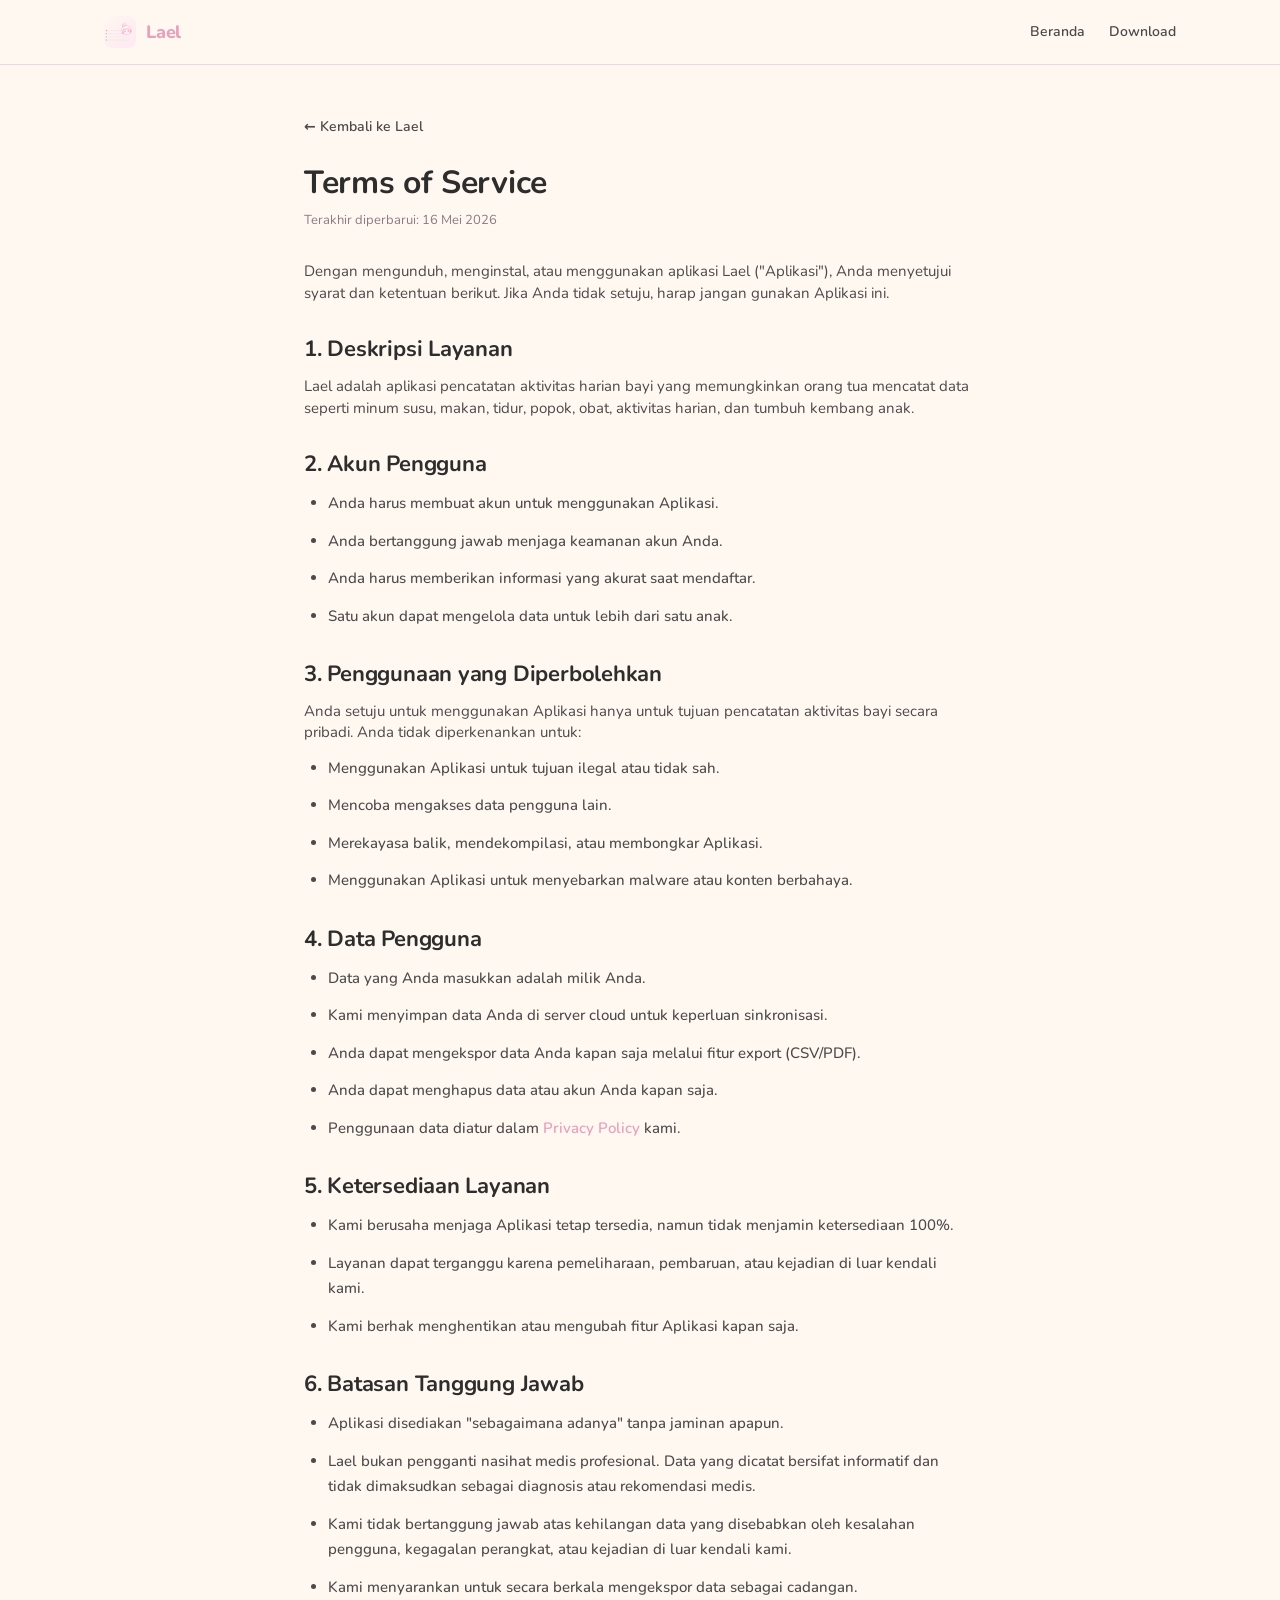
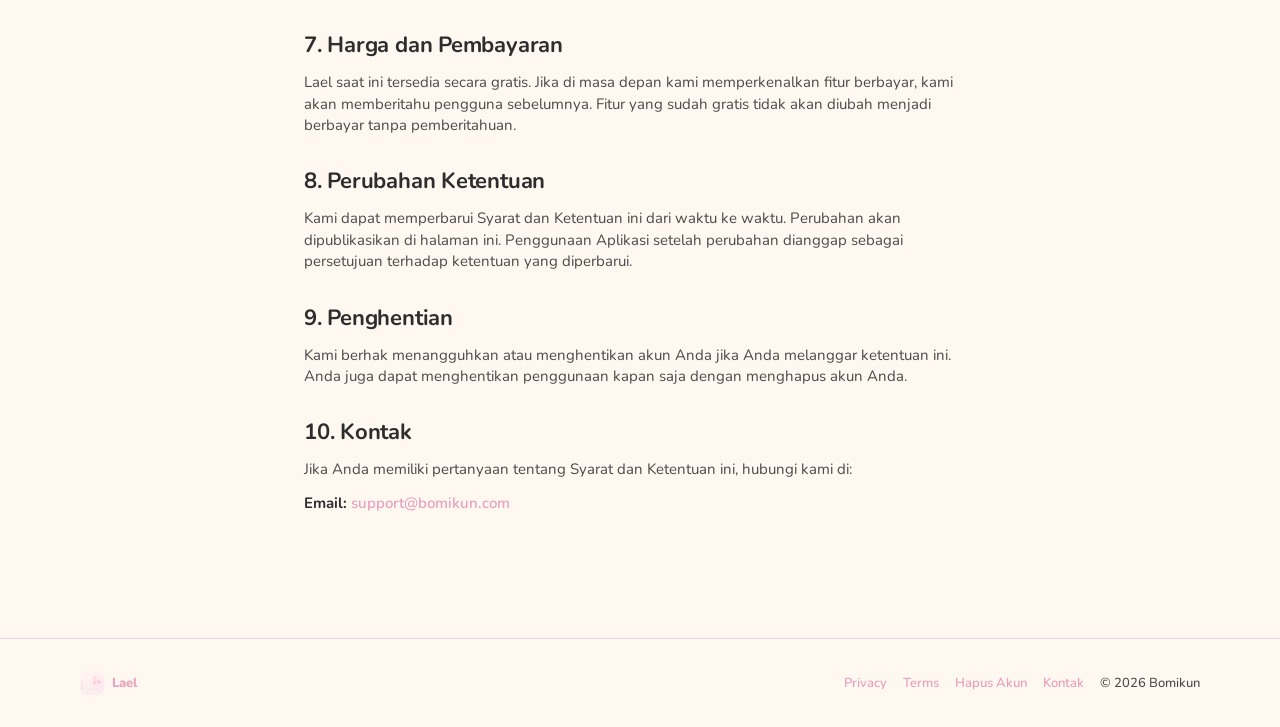
<file: terms-of-service.html>
<!DOCTYPE html>
<html lang="id">
<head>
  <meta charset="UTF-8">
  <meta name="viewport" content="width=device-width, initial-scale=1.0">
  <title>Terms of Service — Lael</title>
  <link rel="icon" type="image/png" href="/icon.png">
  <link rel="stylesheet" href="/colors_and_type.css">
  <style>
    * { margin: 0; padding: 0; box-sizing: border-box; }
    html, body {
      background: var(--surface);
      color: var(--fg);
      font-family: var(--font-sans);
      font-weight: 500;
      line-height: 1.7;
    }
    a { color: var(--primary); text-decoration: none; font-weight: 600; }
    a:hover { text-decoration: underline; }

    nav.top {
      position: sticky; top: 0; z-index: 10;
      background: rgba(255,248,240,0.85);
      backdrop-filter: blur(14px);
      border-bottom: 1px solid var(--outline-variant);
    }
    nav.top .wrap { display: flex; align-items: center; gap: 24px; padding: 16px 24px; max-width: 1120px; margin: 0 auto; }
    nav.top .logo { display: flex; align-items: center; gap: 10px; }
    nav.top .logo img { width: 32px; height: 32px; border-radius: 8px; }
    nav.top .logo span { font-weight: 800; color: var(--primary); font-size: 18px; letter-spacing: -0.01em; }
    nav.top .spacer { flex: 1; }
    nav.top a.link { font-size: 14px; font-weight: 600; color: var(--fg-muted); }

    main { max-width: 720px; margin: 0 auto; padding: 48px 24px 64px; }
    .back { display: inline-block; margin-bottom: 24px; font-size: 14px; color: var(--fg-muted); }
    .back:hover { color: var(--primary); }

    h1 { font: var(--t-headline-lg); letter-spacing: -0.01em; margin-bottom: 8px; }
    .updated { color: var(--fg-subtle); font-size: 13px; margin-bottom: 32px; }
    h2 { font: var(--t-title-lg); margin-top: 32px; margin-bottom: 12px; }
    p, li { color: var(--fg-muted); margin-bottom: 12px; font-size: 15px; }
    strong { color: var(--fg); font-weight: 700; }
    ul { padding-left: 24px; margin-bottom: 16px; }

    footer { padding: 32px 24px; border-top: 1px solid var(--outline-variant); margin-top: 48px; }
    footer .wrap { max-width: 1120px; margin: 0 auto; display: flex; align-items: center; gap: 16px; flex-wrap: wrap; font-size: 13px; color: var(--fg-muted); }
    footer .spc { flex: 1; }

    @media (max-width: 640px) {
      nav.top .wrap { padding: 12px 24px; gap: 12px; }
      nav.top .logo span { font-size: 16px; }
      nav.top a.link { font-size: 13px; }
      main { padding: 32px 24px 48px; }
      h1 { font-size: 28px; }
      h2 { font-size: 18px; margin-top: 24px; }
      p, li { font-size: 14px; }
      footer { padding: 24px 24px 40px; margin-top: 32px; }
      footer .wrap { flex-wrap: wrap; gap: 10px 14px; font-size: 12px; }
      footer .spc { display: none; }
    }
  </style>
</head>
<body>

<nav class="top">
  <div class="wrap">
    <a href="/" class="logo">
      <img src="/icon.png" alt="">
      <span>Lael</span>
    </a>
    <div class="spacer"></div>
    <a href="/" class="link">Beranda</a>
    <a href="https://play.google.com/store/apps/details?id=com.bomikun.lael" class="link">Download</a>
  </div>
</nav>

<main>
  <a href="/" class="back">← Kembali ke Lael</a>
  <h1>Terms of Service</h1>
  <p class="updated">Terakhir diperbarui: 16 Mei 2026</p>

  <p>Dengan mengunduh, menginstal, atau menggunakan aplikasi Lael ("Aplikasi"), Anda menyetujui syarat dan ketentuan berikut. Jika Anda tidak setuju, harap jangan gunakan Aplikasi ini.</p>

  <h2>1. Deskripsi Layanan</h2>
  <p>Lael adalah aplikasi pencatatan aktivitas harian bayi yang memungkinkan orang tua mencatat data seperti minum susu, makan, tidur, popok, obat, aktivitas harian, dan tumbuh kembang anak.</p>

  <h2>2. Akun Pengguna</h2>
  <ul>
    <li>Anda harus membuat akun untuk menggunakan Aplikasi.</li>
    <li>Anda bertanggung jawab menjaga keamanan akun Anda.</li>
    <li>Anda harus memberikan informasi yang akurat saat mendaftar.</li>
    <li>Satu akun dapat mengelola data untuk lebih dari satu anak.</li>
  </ul>

  <h2>3. Penggunaan yang Diperbolehkan</h2>
  <p>Anda setuju untuk menggunakan Aplikasi hanya untuk tujuan pencatatan aktivitas bayi secara pribadi. Anda tidak diperkenankan untuk:</p>
  <ul>
    <li>Menggunakan Aplikasi untuk tujuan ilegal atau tidak sah.</li>
    <li>Mencoba mengakses data pengguna lain.</li>
    <li>Merekayasa balik, mendekompilasi, atau membongkar Aplikasi.</li>
    <li>Menggunakan Aplikasi untuk menyebarkan malware atau konten berbahaya.</li>
  </ul>

  <h2>4. Data Pengguna</h2>
  <ul>
    <li>Data yang Anda masukkan adalah milik Anda.</li>
    <li>Kami menyimpan data Anda di server cloud untuk keperluan sinkronisasi.</li>
    <li>Anda dapat mengekspor data Anda kapan saja melalui fitur export (CSV/PDF).</li>
    <li>Anda dapat menghapus data atau akun Anda kapan saja.</li>
    <li>Penggunaan data diatur dalam <a href="/privacy-policy">Privacy Policy</a> kami.</li>
  </ul>

  <h2>5. Ketersediaan Layanan</h2>
  <ul>
    <li>Kami berusaha menjaga Aplikasi tetap tersedia, namun tidak menjamin ketersediaan 100%.</li>
    <li>Layanan dapat terganggu karena pemeliharaan, pembaruan, atau kejadian di luar kendali kami.</li>
    <li>Kami berhak menghentikan atau mengubah fitur Aplikasi kapan saja.</li>
  </ul>

  <h2>6. Batasan Tanggung Jawab</h2>
  <ul>
    <li>Aplikasi disediakan "sebagaimana adanya" tanpa jaminan apapun.</li>
    <li>Lael bukan pengganti nasihat medis profesional. Data yang dicatat bersifat informatif dan tidak dimaksudkan sebagai diagnosis atau rekomendasi medis.</li>
    <li>Kami tidak bertanggung jawab atas kehilangan data yang disebabkan oleh kesalahan pengguna, kegagalan perangkat, atau kejadian di luar kendali kami.</li>
    <li>Kami menyarankan untuk secara berkala mengekspor data sebagai cadangan.</li>
  </ul>

  <h2>7. Harga dan Pembayaran</h2>
  <p>Lael saat ini tersedia secara gratis. Jika di masa depan kami memperkenalkan fitur berbayar, kami akan memberitahu pengguna sebelumnya. Fitur yang sudah gratis tidak akan diubah menjadi berbayar tanpa pemberitahuan.</p>

  <h2>8. Perubahan Ketentuan</h2>
  <p>Kami dapat memperbarui Syarat dan Ketentuan ini dari waktu ke waktu. Perubahan akan dipublikasikan di halaman ini. Penggunaan Aplikasi setelah perubahan dianggap sebagai persetujuan terhadap ketentuan yang diperbarui.</p>

  <h2>9. Penghentian</h2>
  <p>Kami berhak menangguhkan atau menghentikan akun Anda jika Anda melanggar ketentuan ini. Anda juga dapat menghentikan penggunaan kapan saja dengan menghapus akun Anda.</p>

  <h2>10. Kontak</h2>
  <p>Jika Anda memiliki pertanyaan tentang Syarat dan Ketentuan ini, hubungi kami di:</p>
  <p><strong>Email:</strong> <a href="mailto:support@bomikun.com">support@bomikun.com</a></p>
</main>

<footer>
  <div class="wrap">
    <a href="/" style="display:flex; align-items:center; gap:8px;">
      <img src="/icon.png" style="width:24px; height:24px; border-radius:6px;" alt="">
      <span style="font-weight:800; color:var(--primary);">Lael</span>
    </a>
    <span class="spc"></span>
    <a href="/privacy-policy">Privacy</a>
    <a href="/terms-of-service">Terms</a>
    <a href="/delete-account">Hapus Akun</a>
    <a href="mailto:support@bomikun.com">Kontak</a>
    <span>© 2026 Bomikun</span>
  </div>
</footer>

</body>
</html>
</file>
<file: colors_and_type.css>
/* ==========================================================================
   Lael Design System — colors & type tokens
   --------------------------------------------------------------------------
   Source of truth: lib/core/theme/app_colors.dart + app_theme.dart
   Refined for v2: slightly warmer surface, muted module accents, expanded
   semantic scale, dark-mode parity.

   Usage:
     @import url("colors_and_type.css");
     body { font-family: var(--font-sans); color: var(--fg); background: var(--surface); }

   Dark mode auto-applies under [data-theme="dark"]. The Flutter app
   activates dark theme automatically between 20:00–07:00 for night feeds.
   ========================================================================== */

@import url("https://fonts.googleapis.com/css2?family=Nunito:ital,wght@0,200..1000;1,200..1000&display=swap");

:root {
  /* ─── Type families ──────────────────────────────────────────────────── */
  --font-sans: "Nunito", "Roboto", -apple-system, BlinkMacSystemFont,
    "Segoe UI", system-ui, sans-serif;
  --font-display: "Nunito", "Roboto", system-ui, sans-serif;
  --font-mono: ui-monospace, "SF Mono", "Roboto Mono", Menlo, monospace;

  /* ─── Type scale (matches Flutter TextTheme; rem-based) ──────────────── */
  --t-display-lg: 700 3.5625rem/1.12 var(--font-display);   /* 57 */
  --t-display-md: 700 2.8125rem/1.16 var(--font-display);   /* 45 */
  --t-display-sm: 700 2.25rem/1.22 var(--font-display);     /* 36 */
  --t-headline-lg: 700 2rem/1.25 var(--font-display);       /* 32 */
  --t-headline-md: 700 1.75rem/1.29 var(--font-display);    /* 28 */
  --t-headline-sm: 700 1.5rem/1.33 var(--font-display);     /* 24 */
  --t-title-lg: 700 1.375rem/1.27 var(--font-sans);         /* 22 */
  --t-title-md: 600 1rem/1.5 var(--font-sans);              /* 16 */
  --t-title-sm: 600 0.875rem/1.43 var(--font-sans);         /* 14 */
  --t-body-lg: 400 1rem/1.5 var(--font-sans);               /* 16 */
  --t-body-md: 400 0.875rem/1.43 var(--font-sans);          /* 14 */
  --t-body-sm: 400 0.75rem/1.33 var(--font-sans);           /* 12 */
  --t-label-lg: 600 0.875rem/1.43 var(--font-sans);         /* 14 */
  --t-label-md: 600 0.75rem/1.33 var(--font-sans);          /* 12 */
  --t-label-sm: 500 0.6875rem/1.27 var(--font-sans);        /* 11 */

  /* Letter spacing (used only on caps-y small labels) */
  --tracking-tight: -0.01em;
  --tracking-normal: 0em;
  --tracking-wide: 0.02em;

  /* ─── Spacing (4dp base) ─────────────────────────────────────────────── */
  --s-1: 4px;
  --s-2: 8px;
  --s-3: 12px;
  --s-4: 16px;
  --s-5: 20px;
  --s-6: 24px;
  --s-8: 32px;
  --s-10: 40px;
  --s-12: 48px;
  --s-16: 64px;

  /* ─── Radius ─────────────────────────────────────────────────────────── */
  --r-xs: 6px;
  --r-sm: 8px;     /* chips, icon tiles, tab pills */
  --r-md: 12px;    /* inputs, list rows, primary buttons */
  --r-lg: 16px;    /* default Card, FAB, date nav */
  --r-xl: 20px;    /* large summary cards */
  --r-2xl: 24px;   /* splash icon, hero blocks */
  --r-pill: 999px; /* bottom-nav active indicator */

  /* ─── Elevation (outline-first; no harsh drop shadows) ───────────────── */
  --shadow-none: 0 0 0 0 transparent;
  --shadow-card: 0 1px 0 rgba(45, 30, 40, 0.02);
  --shadow-fab: 0 6px 16px rgba(232, 160, 191, 0.28),
                0 2px 4px rgba(232, 160, 191, 0.16);
  --shadow-modal: 0 24px 48px rgba(45, 30, 40, 0.18),
                  0 4px 12px rgba(45, 30, 40, 0.08);
  --shadow-snackbar: 0 8px 24px rgba(45, 30, 40, 0.16);

  /* ─── Motion ─────────────────────────────────────────────────────────── */
  --ease-standard: cubic-bezier(0.2, 0, 0, 1);
  --ease-decel: cubic-bezier(0, 0, 0.2, 1);
  --ease-accel: cubic-bezier(0.4, 0, 1, 1);
  --dur-fast: 120ms;
  --dur-med: 200ms;
  --dur-slow: 320ms;

  /* ============================================================
     CORE PALETTE (light)
     ============================================================ */

  /* Primary — soft pink (rose) */
  --primary: #e8a0bf;
  --primary-on: #ffffff;
  --primary-container: #ffd6ec;
  --on-primary-container: #5a1a3a;
  --primary-hover: #dc8eb2;
  --primary-press: #c97a9f;

  /* Secondary — lavender */
  --secondary: #ba94d1;
  --secondary-on: #ffffff;
  --secondary-container: #edd9ff;
  --on-secondary-container: #3a0060;

  /* Tertiary — mint */
  --tertiary: #7ec8b7;
  --tertiary-on: #ffffff;
  --tertiary-container: #b2ede3;
  --on-tertiary-container: #003730;

  /* Surface scale (warm cream stack) */
  --surface: #fff8f0;
  --surface-lowest: #ffffff;
  --surface-low: #fff4fa;
  --surface-container: #fff0f5;
  --surface-high: #ffe8f3;
  --surface-highest: #ffdeee;

  /* Foreground */
  --fg: #2d2d2d;       /* primary text */
  --fg-muted: #4a4a4a; /* secondary text */
  --fg-subtle: #8c7a85;/* helper / placeholder */
  --on-surface: var(--fg);
  --on-surface-variant: var(--fg-muted);

  /* Outline */
  --outline: #d4b8c8;
  --outline-variant: #edd6e8;

  /* Status */
  --success: #5dae60;
  --success-container: #d6efd8;
  --warning: #d4a017;
  --warning-container: #fff4d6;
  --error: #e57373;
  --error-container: #ffd9d6;

  /* Past-day "time travel" overlay (v2 addition) */
  --past-day-tint: rgba(212, 160, 23, 0.08);
  --past-day-border: rgba(212, 160, 23, 0.32);

  /* ============================================================
     MODULE PALETTE (10 categories — strong + soft)
     Soft variants are the strong color at 12–15% alpha; we expose
     them as pre-mixed tokens for use against surface backgrounds.
     ============================================================ */

  /* Strong (icon, text, accent) */
  --m-medicine: #e06b6b;   /* warm rose   */
  --m-milk:     #5b9bd5;   /* calm blue   */
  --m-meal:     #e8a14a;   /* honey       */
  --m-diaper:   #4db88c;   /* fresh mint  */
  --m-sleep:    #9575cd;   /* gentle purple */
  --m-activity: #d4a017;   /* warm gold   */
  --m-spiritual:#ab5eb0;   /* soft plum   */
  --m-hygiene:  #26a6a6;   /* teal        */
  --m-growth:   #5dae60;   /* leaf green  */
  --m-note:     #c9a825;   /* mustard     */

  /* Soft tile fills (pre-mixed onto warm cream) */
  --m-medicine-soft:   #fbe2e2;
  --m-milk-soft:       #e0ecf8;
  --m-meal-soft:       #fbeada;
  --m-diaper-soft:     #d8efe3;
  --m-sleep-soft:      #e5deef;
  --m-activity-soft:   #f6e8c4;
  --m-spiritual-soft:  #ecdbed;
  --m-hygiene-soft:    #d0eaea;
  --m-growth-soft:     #dbecdc;
  --m-note-soft:       #f5eccc;
}

/* ============================================================
   DARK THEME (auto applies 20:00–07:00 in the Flutter app;
   on the web set [data-theme="dark"] or prefers-color-scheme)
   ============================================================ */

[data-theme="dark"], .dark {
  --primary: #ffd6ec;
  --primary-on: #5a1a3a;
  --primary-container: #7a2e55;
  --on-primary-container: #ffd6ec;
  --primary-hover: #ffc1de;
  --primary-press: #ffabd0;

  --secondary: #edd9ff;
  --secondary-on: #3a0060;
  --secondary-container: #5c3080;
  --on-secondary-container: #edd9ff;

  --tertiary: #b2ede3;
  --tertiary-on: #003730;
  --tertiary-container: #00574a;
  --on-tertiary-container: #b2ede3;

  --surface: #1a1a2e;
  --surface-lowest: #0d0d1a;
  --surface-low: #151525;
  --surface-container: #1a1a2e;
  --surface-high: #1f1f38;
  --surface-highest: #252540;

  --fg: #f5f5f5;
  --fg-muted: #ccb8c4;
  --fg-subtle: #8a7a85;
  --on-surface: var(--fg);
  --on-surface-variant: var(--fg-muted);

  --outline: #8a7080;
  --outline-variant: #4a3545;

  --success: #8edc91;
  --success-container: #1f4321;
  --warning: #e8c050;
  --warning-container: #3d3010;
  --error: #ffb4ab;
  --error-container: #690005;

  --past-day-tint: rgba(212, 160, 23, 0.12);
  --past-day-border: rgba(212, 160, 23, 0.40);

  /* Module colors brighten slightly for dark surfaces */
  --m-medicine: #ff8e8e;
  --m-milk: #7ab4ea;
  --m-meal: #f5b970;
  --m-diaper: #6dd3a8;
  --m-sleep: #b39ddb;
  --m-activity: #e8c050;
  --m-spiritual: #c47cc9;
  --m-hygiene: #4dc6c6;
  --m-growth: #8edc91;
  --m-note: #e6c850;

  --m-medicine-soft:   rgba(255, 142, 142, 0.18);
  --m-milk-soft:       rgba(122, 180, 234, 0.18);
  --m-meal-soft:       rgba(245, 185, 112, 0.18);
  --m-diaper-soft:     rgba(109, 211, 168, 0.18);
  --m-sleep-soft:      rgba(179, 157, 219, 0.18);
  --m-activity-soft:   rgba(232, 192, 80, 0.18);
  --m-spiritual-soft:  rgba(196, 124, 201, 0.18);
  --m-hygiene-soft:    rgba(77, 198, 198, 0.18);
  --m-growth-soft:     rgba(142, 220, 145, 0.18);
  --m-note-soft:       rgba(230, 200, 80, 0.18);

  --shadow-fab: 0 6px 16px rgba(0, 0, 0, 0.45),
                0 2px 4px rgba(0, 0, 0, 0.30);
  --shadow-modal: 0 24px 48px rgba(0, 0, 0, 0.50);
  --shadow-snackbar: 0 8px 24px rgba(0, 0, 0, 0.40);
}

/* ============================================================
   SEMANTIC ELEMENT STYLES
   Apply these directly to elements where convenient.
   ============================================================ */

html { font-family: var(--font-sans); color: var(--fg); }

h1, .h1 { font: var(--t-headline-lg); letter-spacing: var(--tracking-tight); color: var(--fg); margin: 0; }
h2, .h2 { font: var(--t-headline-md); letter-spacing: var(--tracking-tight); color: var(--fg); margin: 0; }
h3, .h3 { font: var(--t-title-lg); color: var(--fg); margin: 0; }
h4, .h4 { font: var(--t-title-md); color: var(--fg); margin: 0; }

p, .p { font: var(--t-body-md); color: var(--fg); margin: 0; }
.body-lg { font: var(--t-body-lg); color: var(--fg); }
.body-sm { font: var(--t-body-sm); color: var(--fg-muted); }

.label-lg { font: var(--t-label-lg); color: var(--fg); }
.label-md { font: var(--t-label-md); color: var(--fg-muted); }
.label-sm { font: var(--t-label-sm); color: var(--fg-muted); }

.title-sm { font: var(--t-title-sm); color: var(--fg); }

code, kbd, samp { font-family: var(--font-mono); font-size: 0.875em; }

/* Module name helper — apply .module-{name} to wrap an icon tile */
.module-medicine   { --m: var(--m-medicine);   --m-soft: var(--m-medicine-soft); }
.module-milk       { --m: var(--m-milk);       --m-soft: var(--m-milk-soft); }
.module-meal       { --m: var(--m-meal);       --m-soft: var(--m-meal-soft); }
.module-diaper     { --m: var(--m-diaper);     --m-soft: var(--m-diaper-soft); }
.module-sleep      { --m: var(--m-sleep);      --m-soft: var(--m-sleep-soft); }
.module-activity   { --m: var(--m-activity);   --m-soft: var(--m-activity-soft); }
.module-spiritual  { --m: var(--m-spiritual);  --m-soft: var(--m-spiritual-soft); }
.module-hygiene    { --m: var(--m-hygiene);    --m-soft: var(--m-hygiene-soft); }
.module-growth     { --m: var(--m-growth);     --m-soft: var(--m-growth-soft); }
.module-note       { --m: var(--m-note);       --m-soft: var(--m-note-soft); }
</file>
